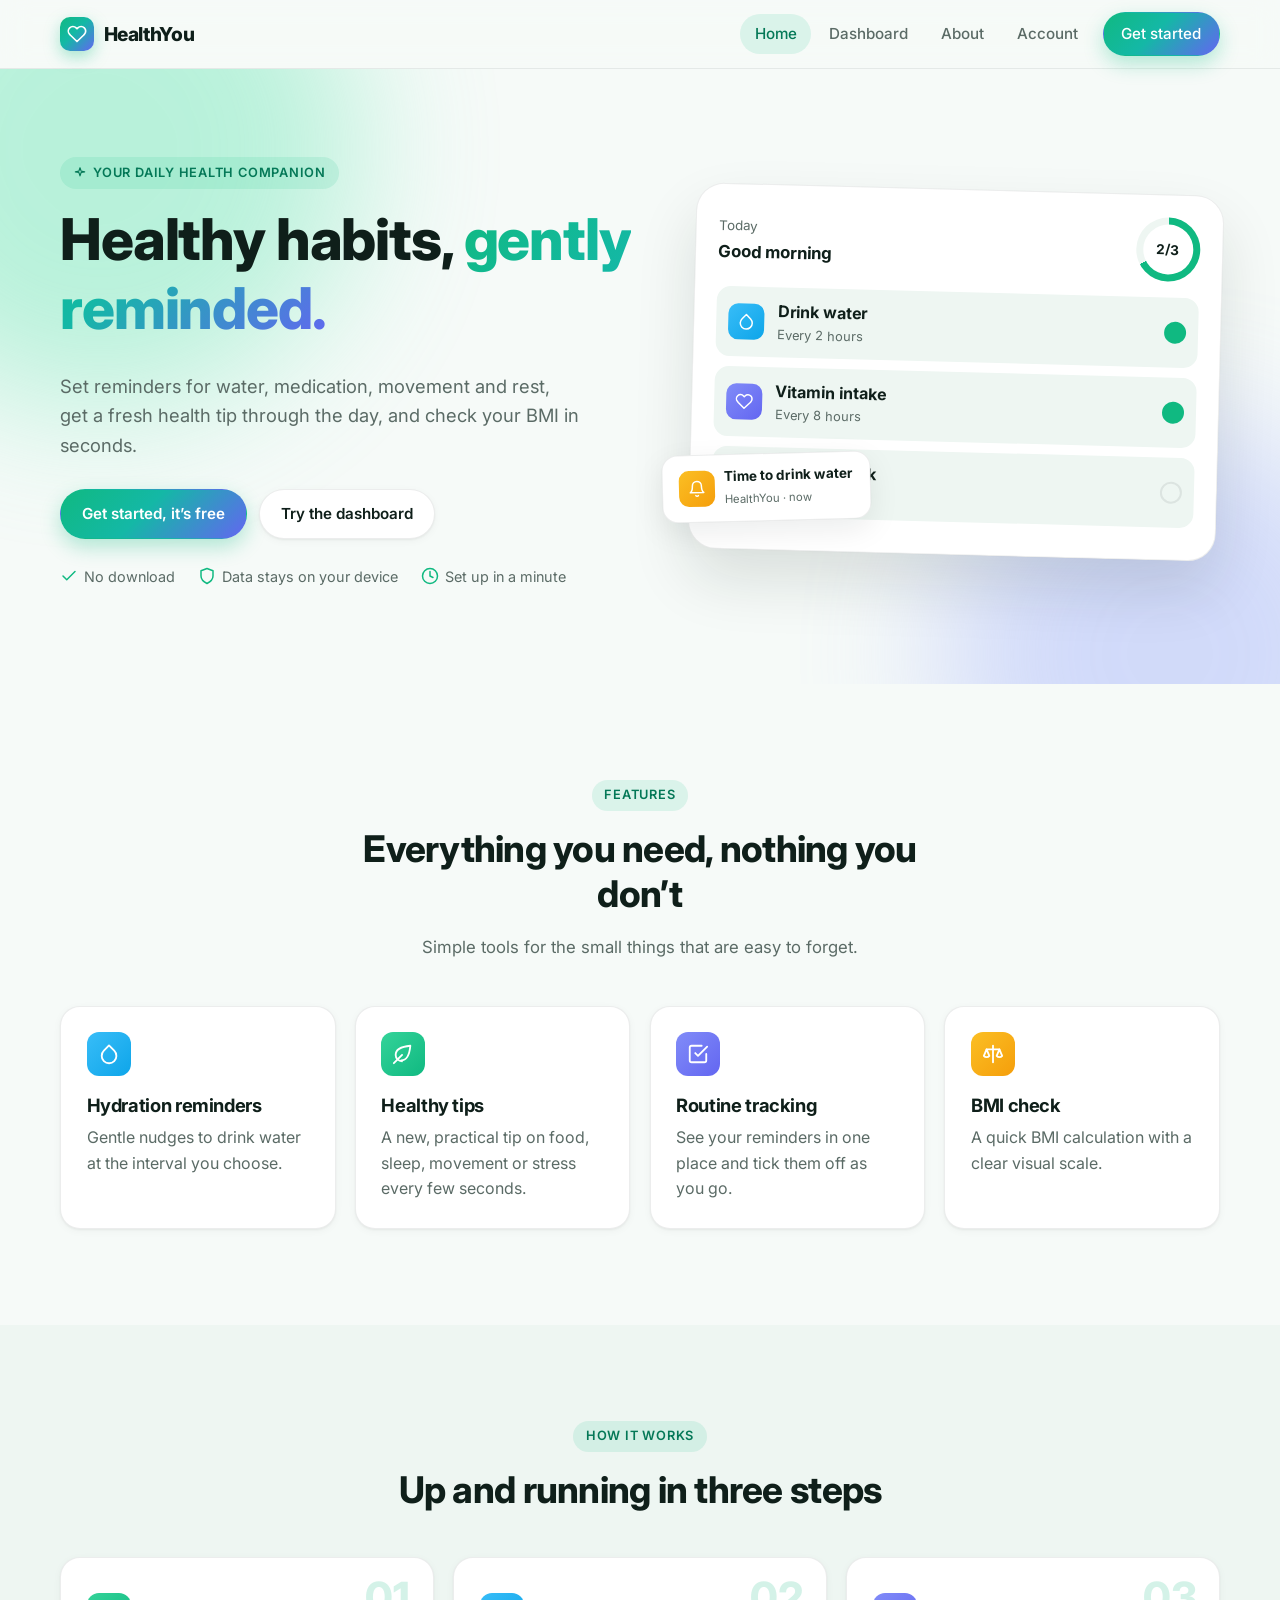
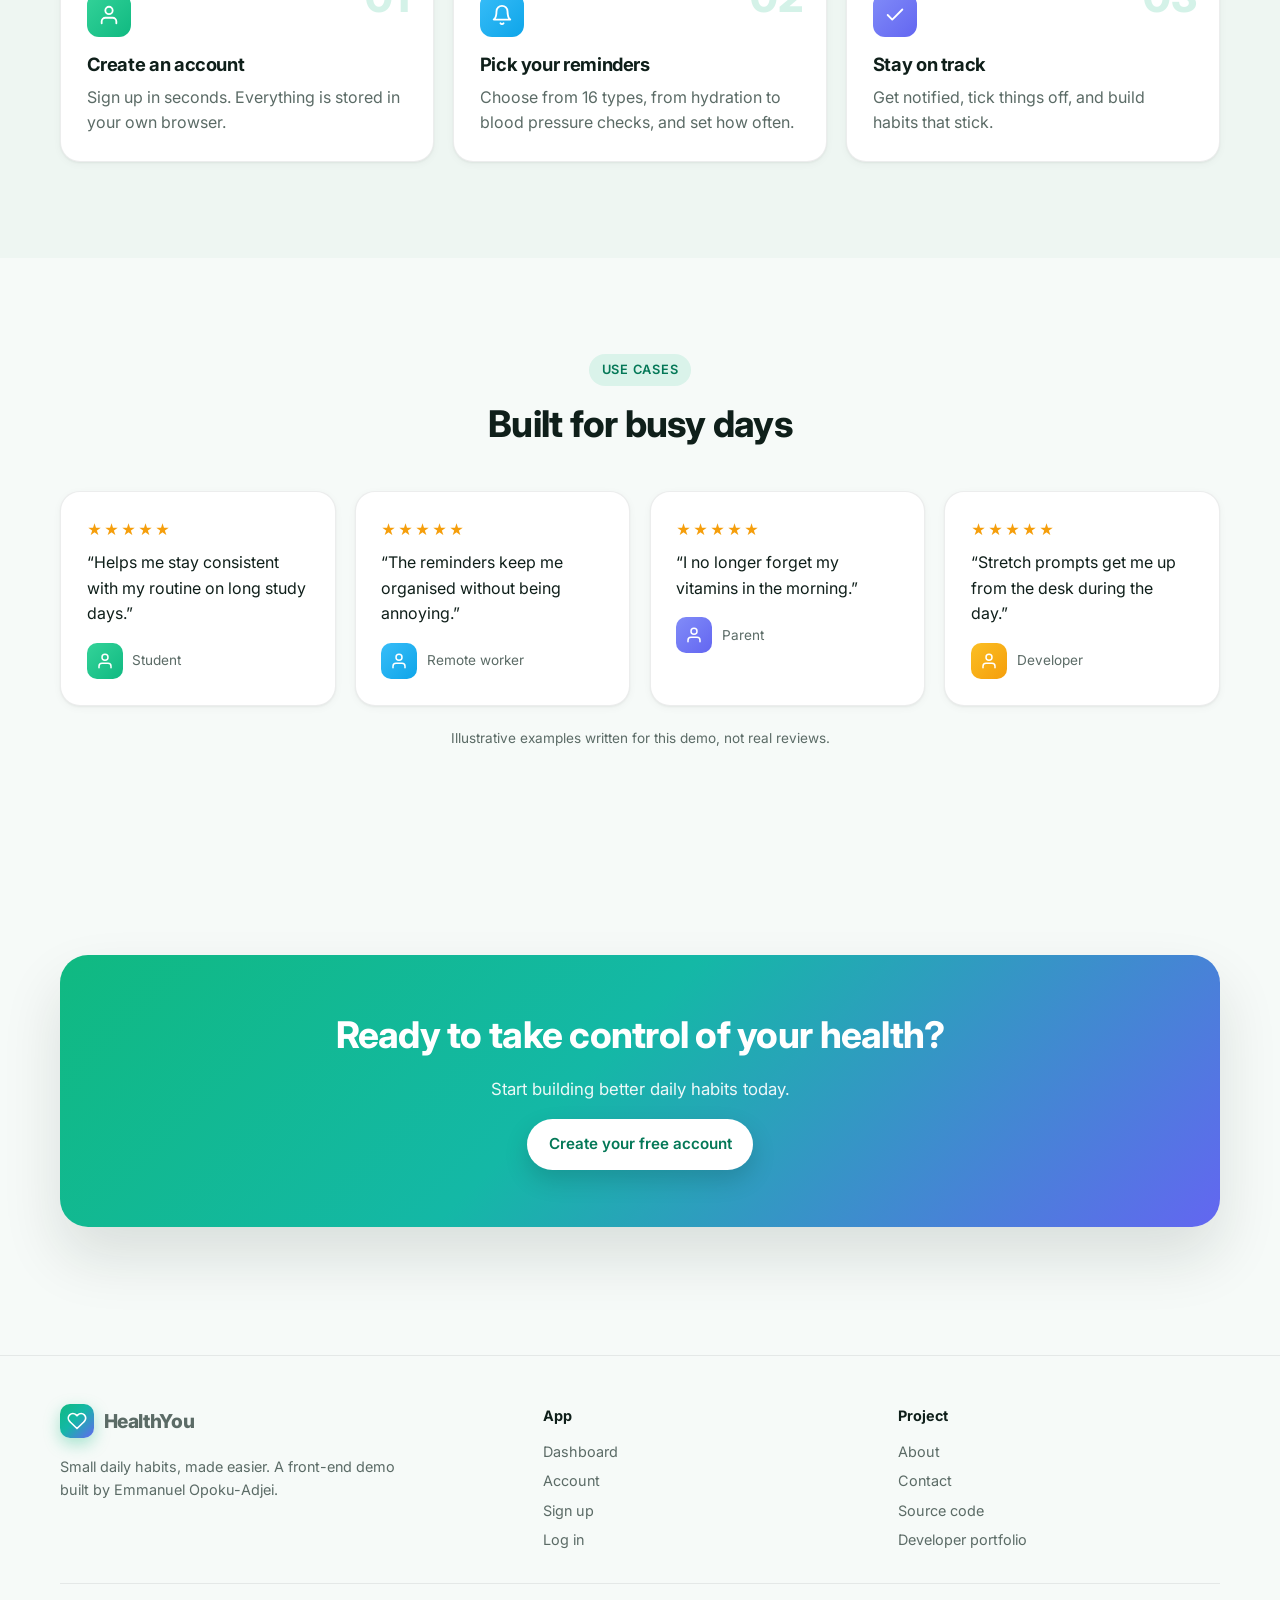
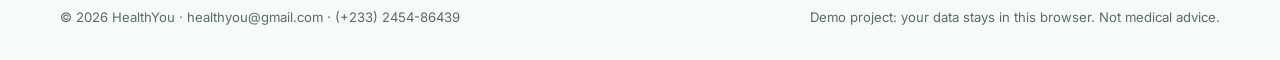
<file: index.html>
<!DOCTYPE html>
<html lang="en">
<head>
    <meta charset="UTF-8">
    <meta name="viewport" content="width=device-width, initial-scale=1.0">
    <title>HealthYou | Your daily health companion</title>
    <meta name="description" content="HealthYou: a front-end demo web app for daily health reminders, health tips and a BMI calculator, built by Emmanuel Opoku-Adjei.">
    <meta name="theme-color" content="#10b981">
    <meta property="og:title" content="HealthYou | Your daily health companion">
    <meta property="og:description" content="HealthYou: a front-end demo web app for daily health reminders, health tips and a BMI calculator, built by Emmanuel Opoku-Adjei.">
    <link rel="icon" href="data:image/svg+xml,%3Csvg xmlns='http://www.w3.org/2000/svg' viewBox='0 0 24 24'%3E%3Crect width='24' height='24' rx='6' fill='%2310b981'/%3E%3Cpath d='M18 8.6a3.4 3.4 0 0 0-4.8 0l-.6.7-.6-.7a3.4 3.4 0 0 0-4.8 4.8l5.4 5.2 5.4-5.2a3.4 3.4 0 0 0 0-4.8z' fill='white'/%3E%3C/svg%3E">
    <link rel="preconnect" href="https://fonts.googleapis.com">
    <link rel="preconnect" href="https://fonts.gstatic.com" crossorigin>
    <link href="https://fonts.googleapis.com/css2?family=Inter:wght@400;500;600;700;800&display=swap" rel="stylesheet">
    <link rel="stylesheet" href="styles/style.css?v=2">
</head><body data-page="index">
    <a class="skip" href="#main">Skip to content</a>
    <header class="site-header">
        <div class="container nav-bar">
            <a class="brand" href="./index.html"><span class="brand-mark"><svg viewBox="0 0 24 24" fill="none" stroke="currentColor" stroke-width="2" stroke-linecap="round" stroke-linejoin="round" aria-hidden="true"><path d="M20.8 4.6a5.5 5.5 0 0 0-7.8 0L12 5.7l-1-1.1a5.5 5.5 0 0 0-7.8 7.8l1 1.1L12 21l7.8-7.5 1-1.1a5.5 5.5 0 0 0 0-7.8z"/></svg></span>HealthYou</a>
            <button class="nav-toggle" aria-label="Open menu" aria-expanded="false"><svg viewBox="0 0 24 24" fill="none" stroke="currentColor" stroke-width="2" stroke-linecap="round" stroke-linejoin="round" aria-hidden="true"><path d="M3 6h18M3 12h18M3 18h18"/></svg></button>
            <ul class="nav-list">
                <li><a href="./index.html" aria-current="page">Home</a></li>
                <li><a href="./features.html">Dashboard</a></li>
                <li><a href="./about.html">About</a></li>
                <li><a href="./account.html">Account</a></li>
                <li><a href="./signup.html" class="btn" data-guest>Get started</a></li>
                <li><a href="./index.html" id="logout" data-member hidden>Log out</a></li>
            </ul>
        </div>
    </header>
    <main id="main">
        <section class="hero">
            <div class="container hero-grid">
                <div>
                    <span class="eyebrow"><svg width="14" height="14" viewBox="0 0 24 24" fill="none" stroke="currentColor" stroke-width="2" stroke-linecap="round" stroke-linejoin="round" aria-hidden="true"><path d="M12 3l1.9 5.8L20 10l-6.1 1.2L12 17l-1.9-5.8L4 10l6.1-1.2z"/></svg> Your daily health companion</span>
                    <h1>Healthy habits, <span class="grad-text">gently reminded.</span></h1>
                    <p class="lead">Set reminders for water, medication, movement and rest, get a fresh health tip through the day, and check your BMI in seconds.</p>
                    <div class="hero-ctas">
                        <a href="./signup.html" class="btn">Get started, it&rsquo;s free</a>
                        <a href="./features.html" class="btn btn-ghost">Try the dashboard</a>
                    </div>
                    <ul class="hero-points">
                        <li><svg viewBox="0 0 24 24" fill="none" stroke="currentColor" stroke-width="2" stroke-linecap="round" stroke-linejoin="round" aria-hidden="true"><path d="M20 6L9 17l-5-5"/></svg> No download</li>
                        <li><svg viewBox="0 0 24 24" fill="none" stroke="currentColor" stroke-width="2" stroke-linecap="round" stroke-linejoin="round" aria-hidden="true"><path d="M12 22s8-4 8-10V5l-8-3-8 3v7c0 6 8 10 8 10z"/></svg> Data stays on your device</li>
                        <li><svg viewBox="0 0 24 24" fill="none" stroke="currentColor" stroke-width="2" stroke-linecap="round" stroke-linejoin="round" aria-hidden="true"><circle cx="12" cy="12" r="10"/><path d="M12 6v6l4 2"/></svg> Set up in a minute</li>
                    </ul>
                </div>
                <div class="mockup" aria-hidden="true">
                    <div class="mockup-head">
                        <div><small class="muted">Today</small><br><strong>Good morning</strong></div>
                        <div class="mockup-ring" style="--p:67"><span>2/3</span></div>
                    </div>
                    <div class="mock-item done"><span class="tile sm blue"><svg viewBox="0 0 24 24" fill="none" stroke="currentColor" stroke-width="2" stroke-linecap="round" stroke-linejoin="round" aria-hidden="true"><path d="M12 2.7l5.7 5.7a8 8 0 1 1-11.3 0z"/></svg></span><div><strong>Drink water</strong><small>Every 2 hours</small></div><span class="tick"></span></div>
                    <div class="mock-item done"><span class="tile sm indigo"><svg viewBox="0 0 24 24" fill="none" stroke="currentColor" stroke-width="2" stroke-linecap="round" stroke-linejoin="round" aria-hidden="true"><path d="M20.8 4.6a5.5 5.5 0 0 0-7.8 0L12 5.7l-1-1.1a5.5 5.5 0 0 0-7.8 7.8l1 1.1L12 21l7.8-7.5 1-1.1a5.5 5.5 0 0 0 0-7.8z"/></svg></span><div><strong>Vitamin intake</strong><small>Every 8 hours</small></div><span class="tick"></span></div>
                    <div class="mock-item"><span class="tile sm green"><svg viewBox="0 0 24 24" fill="none" stroke="currentColor" stroke-width="2" stroke-linecap="round" stroke-linejoin="round" aria-hidden="true"><circle cx="13" cy="4" r="2"/><path d="M4 22l4-7 3 2 3-5 4 3"/><path d="M8 11l2-4 4 1 2 4"/></svg></span><div><strong>Stretch break</strong><small>Every 4 hours</small></div><span class="tick"></span></div>
                    <div class="floating-chip"><span class="tile sm amber"><svg viewBox="0 0 24 24" fill="none" stroke="currentColor" stroke-width="2" stroke-linecap="round" stroke-linejoin="round" aria-hidden="true"><path d="M18 8a6 6 0 0 0-12 0c0 7-3 9-3 9h18s-3-2-3-9"/><path d="M13.7 21a2 2 0 0 1-3.4 0"/></svg></span><div><strong>Time to drink water</strong><br><small class="muted">HealthYou &middot; now</small></div></div>
                </div>
            </div>
        </section>

        <section id="features">
            <div class="container">
                <div class="section-head reveal">
                    <span class="eyebrow">Features</span>
                    <h2>Everything you need, nothing you don&rsquo;t</h2>
                    <p>Simple tools for the small things that are easy to forget.</p>
                </div>
                <div class="grid-4">
                    <article class="card feature-card reveal"><span class="tile blue"><svg viewBox="0 0 24 24" fill="none" stroke="currentColor" stroke-width="2" stroke-linecap="round" stroke-linejoin="round" aria-hidden="true"><path d="M12 2.7l5.7 5.7a8 8 0 1 1-11.3 0z"/></svg></span><h3>Hydration reminders</h3><p>Gentle nudges to drink water at the interval you choose.</p></article>
                    <article class="card feature-card reveal"><span class="tile green"><svg viewBox="0 0 24 24" fill="none" stroke="currentColor" stroke-width="2" stroke-linecap="round" stroke-linejoin="round" aria-hidden="true"><path d="M11 20A7 7 0 0 1 4 13c0-6 5-9 16-10-1 11-4 16-10 16"/><path d="M2 22c3-3 6-6 9-9"/></svg></span><h3>Healthy tips</h3><p>A new, practical tip on food, sleep, movement or stress every few seconds.</p></article>
                    <article class="card feature-card reveal"><span class="tile indigo"><svg viewBox="0 0 24 24" fill="none" stroke="currentColor" stroke-width="2" stroke-linecap="round" stroke-linejoin="round" aria-hidden="true"><path d="M9 11l3 3L22 4"/><path d="M21 12v7a2 2 0 0 1-2 2H5a2 2 0 0 1-2-2V5a2 2 0 0 1 2-2h11"/></svg></span><h3>Routine tracking</h3><p>See your reminders in one place and tick them off as you go.</p></article>
                    <article class="card feature-card reveal"><span class="tile amber"><svg viewBox="0 0 24 24" fill="none" stroke="currentColor" stroke-width="2" stroke-linecap="round" stroke-linejoin="round" aria-hidden="true"><path d="M12 3v18"/><path d="M5 7h14"/><path d="M5 7l-3 7a4 4 0 0 0 6 0z"/><path d="M19 7l-3 7a4 4 0 0 0 6 0z"/></svg></span><h3>BMI check</h3><p>A quick BMI calculation with a clear visual scale.</p></article>
                </div>
            </div>
        </section>

        <section id="how-it-works" style="background:var(--surface-2)">
            <div class="container">
                <div class="section-head reveal">
                    <span class="eyebrow">How it works</span>
                    <h2>Up and running in three steps</h2>
                </div>
                <div class="grid-3 steps">
                    <article class="card step reveal"><span class="tile green"><svg viewBox="0 0 24 24" fill="none" stroke="currentColor" stroke-width="2" stroke-linecap="round" stroke-linejoin="round" aria-hidden="true"><path d="M20 21v-2a4 4 0 0 0-4-4H8a4 4 0 0 0-4 4v2"/><circle cx="12" cy="7" r="4"/></svg></span><h3 style="margin-top:1rem">Create an account</h3><p>Sign up in seconds. Everything is stored in your own browser.</p></article>
                    <article class="card step reveal"><span class="tile blue"><svg viewBox="0 0 24 24" fill="none" stroke="currentColor" stroke-width="2" stroke-linecap="round" stroke-linejoin="round" aria-hidden="true"><path d="M18 8a6 6 0 0 0-12 0c0 7-3 9-3 9h18s-3-2-3-9"/><path d="M13.7 21a2 2 0 0 1-3.4 0"/></svg></span><h3 style="margin-top:1rem">Pick your reminders</h3><p>Choose from 16 types, from hydration to blood pressure checks, and set how often.</p></article>
                    <article class="card step reveal"><span class="tile indigo"><svg viewBox="0 0 24 24" fill="none" stroke="currentColor" stroke-width="2" stroke-linecap="round" stroke-linejoin="round" aria-hidden="true"><path d="M20 6L9 17l-5-5"/></svg></span><h3 style="margin-top:1rem">Stay on track</h3><p>Get notified, tick things off, and build habits that stick.</p></article>
                </div>
            </div>
        </section>

        <section id="testimonials">
            <div class="container">
                <div class="section-head reveal">
                    <span class="eyebrow">Use cases</span>
                    <h2>Built for busy days</h2>
                </div>
                <div class="grid-4">
                    <blockquote class="card quote reveal" style="margin:0"><div class="stars">&#9733;&#9733;&#9733;&#9733;&#9733;</div><p>&ldquo;Helps me stay consistent with my routine on long study days.&rdquo;</p><footer><span class="tile sm green"><svg viewBox="0 0 24 24" fill="none" stroke="currentColor" stroke-width="2" stroke-linecap="round" stroke-linejoin="round" aria-hidden="true"><path d="M20 21v-2a4 4 0 0 0-4-4H8a4 4 0 0 0-4 4v2"/><circle cx="12" cy="7" r="4"/></svg></span>Student</footer></blockquote>
                    <blockquote class="card quote reveal" style="margin:0"><div class="stars">&#9733;&#9733;&#9733;&#9733;&#9733;</div><p>&ldquo;The reminders keep me organised without being annoying.&rdquo;</p><footer><span class="tile sm blue"><svg viewBox="0 0 24 24" fill="none" stroke="currentColor" stroke-width="2" stroke-linecap="round" stroke-linejoin="round" aria-hidden="true"><path d="M20 21v-2a4 4 0 0 0-4-4H8a4 4 0 0 0-4 4v2"/><circle cx="12" cy="7" r="4"/></svg></span>Remote worker</footer></blockquote>
                    <blockquote class="card quote reveal" style="margin:0"><div class="stars">&#9733;&#9733;&#9733;&#9733;&#9733;</div><p>&ldquo;I no longer forget my vitamins in the morning.&rdquo;</p><footer><span class="tile sm indigo"><svg viewBox="0 0 24 24" fill="none" stroke="currentColor" stroke-width="2" stroke-linecap="round" stroke-linejoin="round" aria-hidden="true"><path d="M20 21v-2a4 4 0 0 0-4-4H8a4 4 0 0 0-4 4v2"/><circle cx="12" cy="7" r="4"/></svg></span>Parent</footer></blockquote>
                    <blockquote class="card quote reveal" style="margin:0"><div class="stars">&#9733;&#9733;&#9733;&#9733;&#9733;</div><p>&ldquo;Stretch prompts get me up from the desk during the day.&rdquo;</p><footer><span class="tile sm amber"><svg viewBox="0 0 24 24" fill="none" stroke="currentColor" stroke-width="2" stroke-linecap="round" stroke-linejoin="round" aria-hidden="true"><path d="M20 21v-2a4 4 0 0 0-4-4H8a4 4 0 0 0-4 4v2"/><circle cx="12" cy="7" r="4"/></svg></span>Developer</footer></blockquote>
                </div>
                <p class="note">Illustrative examples written for this demo, not real reviews.</p>
            </div>
        </section>

        <section>
            <div class="container">
                <div class="cta-band reveal">
                    <h2>Ready to take control of your health?</h2>
                    <p>Start building better daily habits today.</p>
                    <a href="./signup.html" class="btn">Create your free account</a>
                </div>
            </div>
        </section>
    </main>
    <footer class="site-footer">
        <div class="container">
            <div class="footer-grid">
                <div>
                    <a class="brand" href="./index.html"><span class="brand-mark"><svg viewBox="0 0 24 24" fill="none" stroke="currentColor" stroke-width="2" stroke-linecap="round" stroke-linejoin="round" aria-hidden="true"><path d="M20.8 4.6a5.5 5.5 0 0 0-7.8 0L12 5.7l-1-1.1a5.5 5.5 0 0 0-7.8 7.8l1 1.1L12 21l7.8-7.5 1-1.1a5.5 5.5 0 0 0 0-7.8z"/></svg></span>HealthYou</a>
                    <p style="margin-top:1rem;max-width:340px">Small daily habits, made easier. A front-end demo built by Emmanuel Opoku-Adjei.</p>
                </div>
                <div>
                    <h4>App</h4>
                    <ul>
                        <li><a href="./features.html">Dashboard</a></li>
                        <li><a href="./account.html">Account</a></li>
                        <li><a href="./signup.html">Sign up</a></li>
                        <li><a href="./login.html">Log in</a></li>
                    </ul>
                </div>
                <div>
                    <h4>Project</h4>
                    <ul>
                        <li><a href="./about.html">About</a></li>
                        <li><a href="./about.html#contact">Contact</a></li>
                        <li><a href="https://github.com/Chiefopoku/healthyou-front-end" target="_blank" rel="noopener noreferrer">Source code</a></li>
                        <li><a href="https://chiefopoku.github.io/portfolio/" target="_blank" rel="noopener noreferrer">Developer portfolio</a></li>
                    </ul>
                </div>
            </div>
            <div class="footer-bottom">
                <span>&copy; 2026 HealthYou &middot; healthyou@gmail.com &middot; (+233) 2454-86439</span>
                <span>Demo project: your data stays in this browser. Not medical advice.</span>
            </div>
        </div>
    </footer>
    <script src="scripts/script.js?v=2"></script>
</body>
</html>
</file>
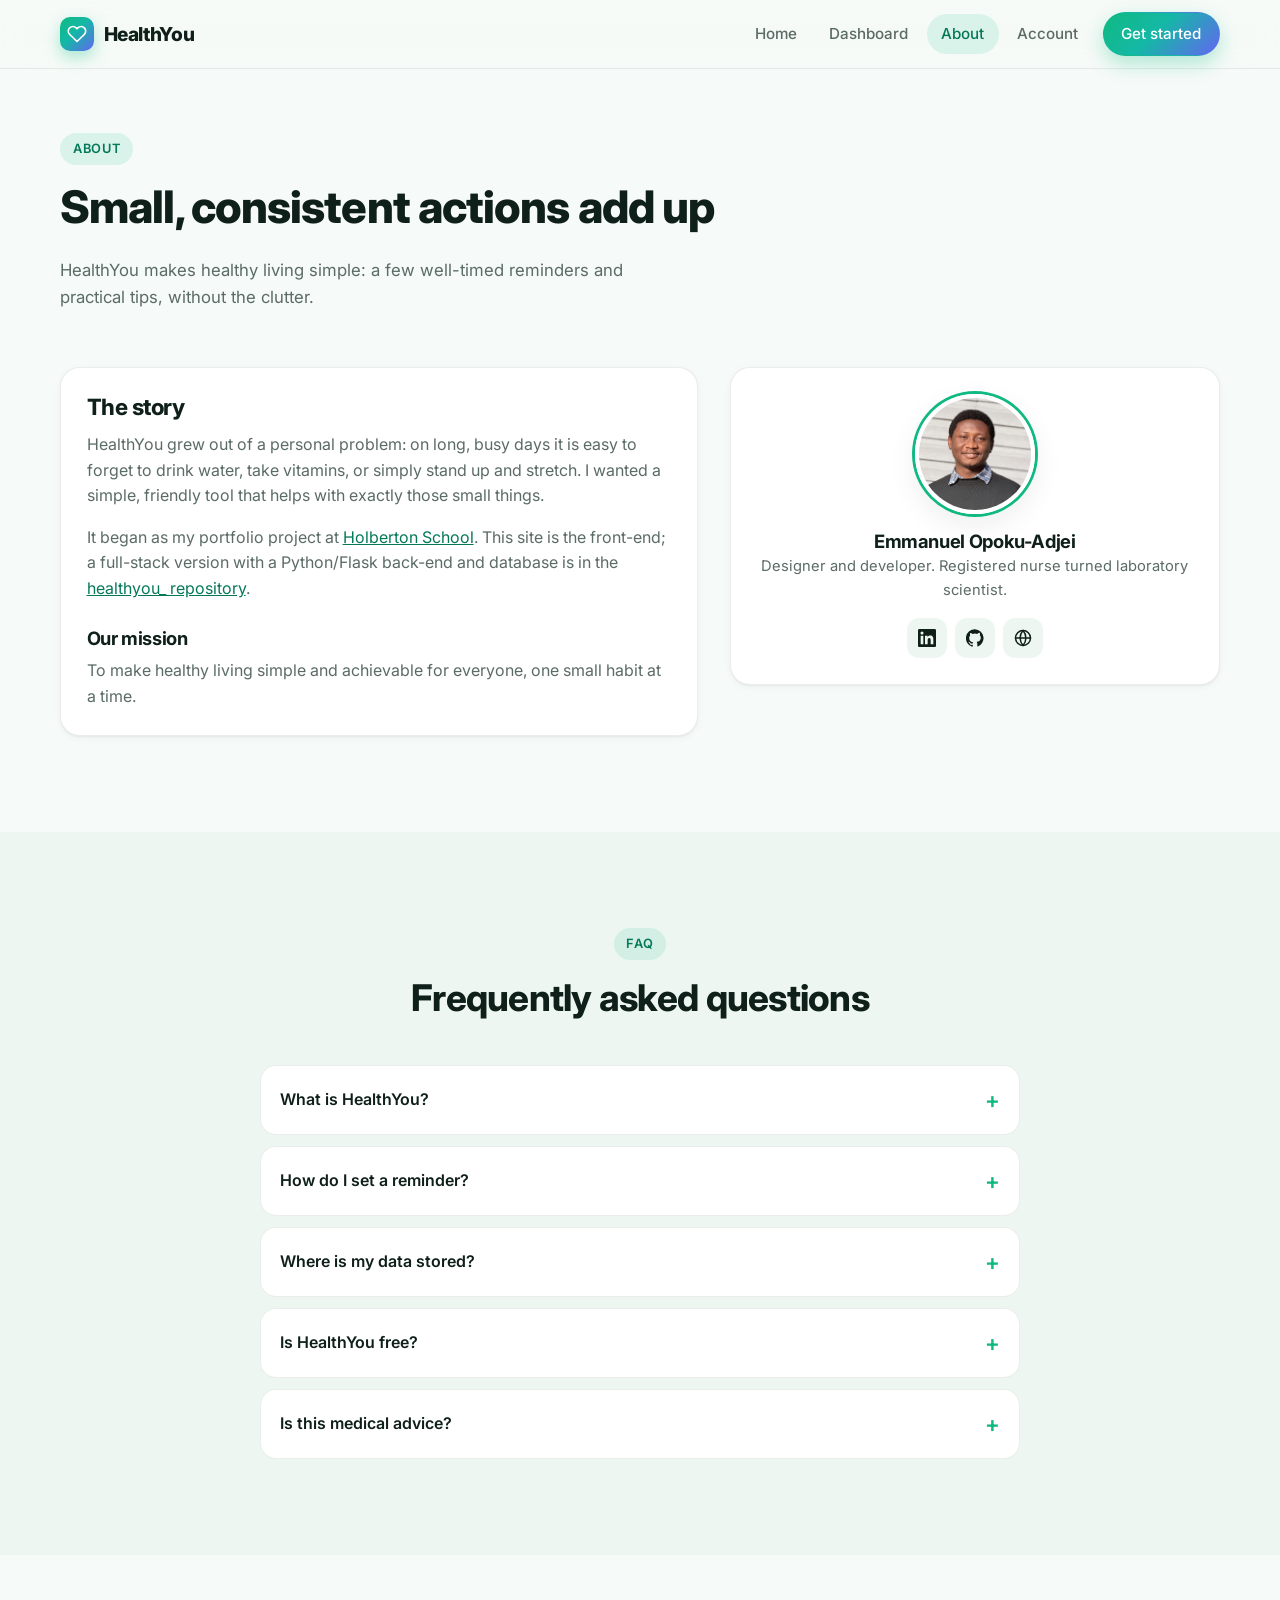
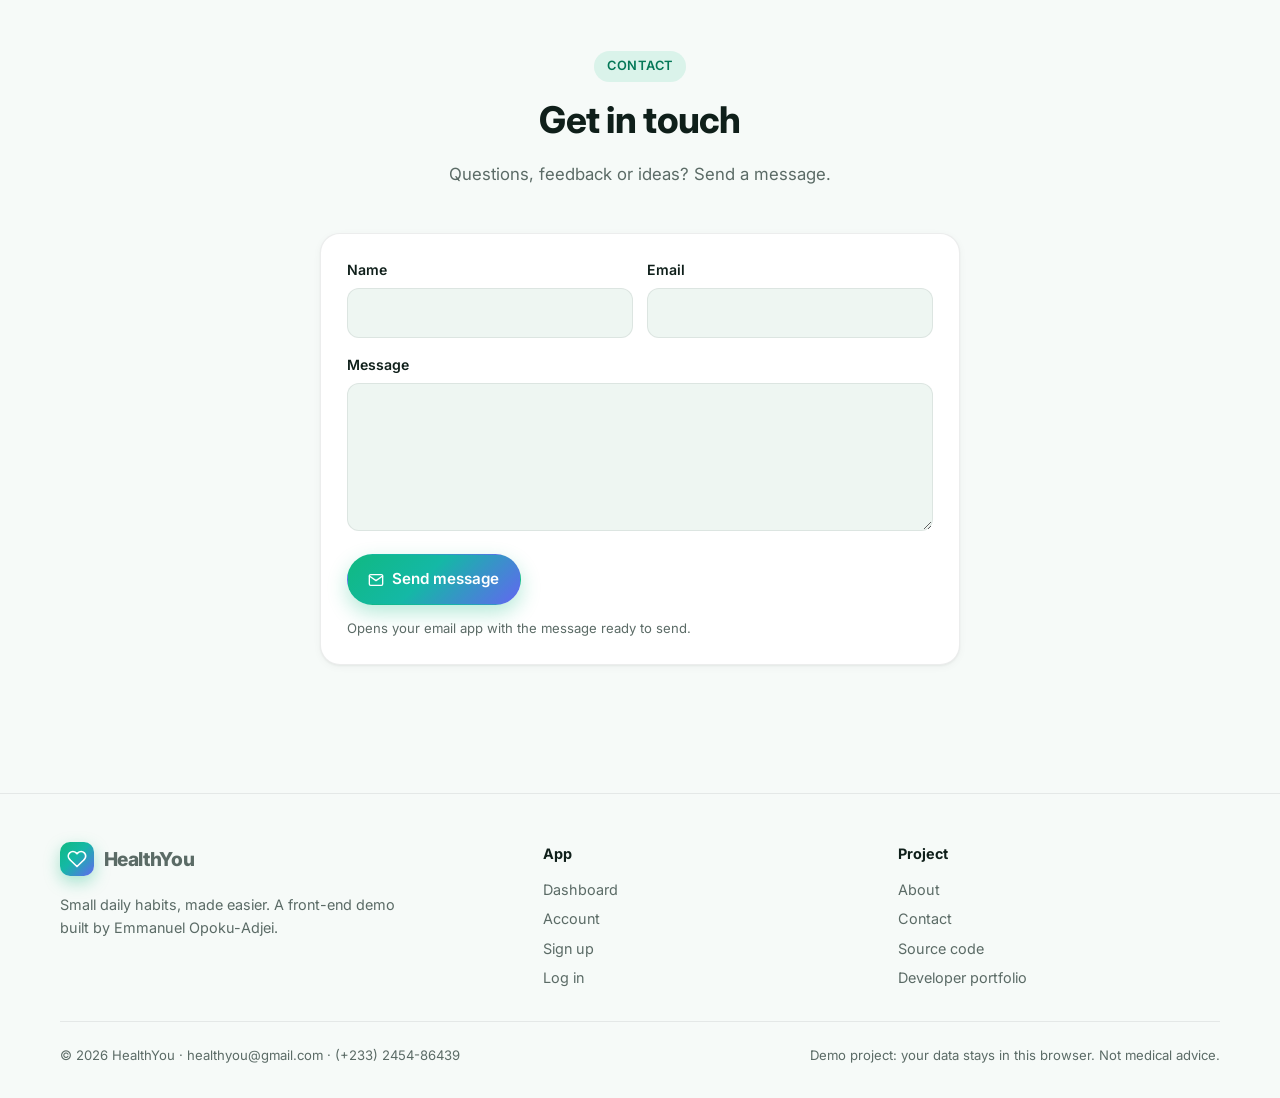
<file: about.html>
<!DOCTYPE html>
<html lang="en">
<head>
    <meta charset="UTF-8">
    <meta name="viewport" content="width=device-width, initial-scale=1.0">
    <title>About | HealthYou</title>
    <meta name="description" content="HealthYou: a front-end demo web app for daily health reminders, health tips and a BMI calculator, built by Emmanuel Opoku-Adjei.">
    <meta name="theme-color" content="#10b981">
    <meta property="og:title" content="About | HealthYou">
    <meta property="og:description" content="HealthYou: a front-end demo web app for daily health reminders, health tips and a BMI calculator, built by Emmanuel Opoku-Adjei.">
    <link rel="icon" href="data:image/svg+xml,%3Csvg xmlns='http://www.w3.org/2000/svg' viewBox='0 0 24 24'%3E%3Crect width='24' height='24' rx='6' fill='%2310b981'/%3E%3Cpath d='M18 8.6a3.4 3.4 0 0 0-4.8 0l-.6.7-.6-.7a3.4 3.4 0 0 0-4.8 4.8l5.4 5.2 5.4-5.2a3.4 3.4 0 0 0 0-4.8z' fill='white'/%3E%3C/svg%3E">
    <link rel="preconnect" href="https://fonts.googleapis.com">
    <link rel="preconnect" href="https://fonts.gstatic.com" crossorigin>
    <link href="https://fonts.googleapis.com/css2?family=Inter:wght@400;500;600;700;800&display=swap" rel="stylesheet">
    <link rel="stylesheet" href="styles/style.css?v=2">
</head><body data-page="about">
    <a class="skip" href="#main">Skip to content</a>
    <header class="site-header">
        <div class="container nav-bar">
            <a class="brand" href="./index.html"><span class="brand-mark"><svg viewBox="0 0 24 24" fill="none" stroke="currentColor" stroke-width="2" stroke-linecap="round" stroke-linejoin="round" aria-hidden="true"><path d="M20.8 4.6a5.5 5.5 0 0 0-7.8 0L12 5.7l-1-1.1a5.5 5.5 0 0 0-7.8 7.8l1 1.1L12 21l7.8-7.5 1-1.1a5.5 5.5 0 0 0 0-7.8z"/></svg></span>HealthYou</a>
            <button class="nav-toggle" aria-label="Open menu" aria-expanded="false"><svg viewBox="0 0 24 24" fill="none" stroke="currentColor" stroke-width="2" stroke-linecap="round" stroke-linejoin="round" aria-hidden="true"><path d="M3 6h18M3 12h18M3 18h18"/></svg></button>
            <ul class="nav-list">
                <li><a href="./index.html">Home</a></li>
                <li><a href="./features.html">Dashboard</a></li>
                <li><a href="./about.html" aria-current="page">About</a></li>
                <li><a href="./account.html">Account</a></li>
                <li><a href="./signup.html" class="btn" data-guest>Get started</a></li>
                <li><a href="./index.html" id="logout" data-member hidden>Log out</a></li>
            </ul>
        </div>
    </header>
    <main id="main">
        <div class="container page-head">
            <span class="eyebrow">About</span>
            <h1 style="font-size:clamp(1.9rem,4vw,2.8rem)">Small, consistent actions add up</h1>
            <p>HealthYou makes healthy living simple: a few well-timed reminders and practical tips, without the clutter.</p>
        </div>
        <section style="padding-top:1rem">
            <div class="container about-grid">
                <article class="card reveal">
                    <h2 style="font-size:1.4rem">The story</h2>
                    <p class="muted">HealthYou grew out of a personal problem: on long, busy days it is easy to forget to drink water, take vitamins, or simply stand up and stretch. I wanted a simple, friendly tool that helps with exactly those small things.</p>
                    <p class="muted">It began as my portfolio project at <a href="https://www.holbertonschool.com" target="_blank" rel="noopener noreferrer">Holberton School</a>. This site is the front-end; a full-stack version with a Python/Flask back-end and database is in the <a href="https://github.com/Chiefopoku/healthyou_" target="_blank" rel="noopener noreferrer">healthyou_ repository</a>.</p>
                    <h3 style="margin-top:1.6rem">Our mission</h3>
                    <p class="muted" style="margin:0">To make healthy living simple and achievable for everyone, one small habit at a time.</p>
                </article>
                <article class="card team-card reveal">
                    <img src="./Assets/images/emmanuel.jpg" alt="Emmanuel Opoku-Adjei" width="120" height="120">
                    <h3 style="margin-bottom:.2rem">Emmanuel Opoku-Adjei</h3>
                    <p>Designer and developer. Registered nurse turned laboratory scientist.</p>
                    <ul class="socials">
                        <li><a href="https://www.linkedin.com/in/emmanuelopokuadjei/" target="_blank" rel="noopener noreferrer" aria-label="LinkedIn"><svg viewBox="0 0 24 24" fill="currentColor" aria-hidden="true"><path d="M20.45 20.45h-3.56v-5.57c0-1.33-.02-3.04-1.85-3.04-1.85 0-2.14 1.45-2.14 2.94v5.67H9.35V9h3.41v1.56h.05c.48-.9 1.64-1.85 3.37-1.85 3.6 0 4.27 2.37 4.27 5.46v6.28zM5.34 7.43a2.06 2.06 0 1 1 0-4.13 2.06 2.06 0 0 1 0 4.13zM7.12 20.45H3.56V9h3.56v11.45zM22.22 0H1.77C.79 0 0 .77 0 1.73v20.54C0 23.23.79 24 1.77 24h20.45c.98 0 1.78-.77 1.78-1.73V1.73C24 .77 23.2 0 22.22 0z"/></svg></a></li>
                        <li><a href="https://github.com/Chiefopoku" target="_blank" rel="noopener noreferrer" aria-label="GitHub"><svg viewBox="0 0 24 24" fill="currentColor" aria-hidden="true"><path d="M12 .3a12 12 0 0 0-3.8 23.4c.6.1.8-.3.8-.6v-2c-3.3.7-4-1.6-4-1.6-.6-1.4-1.4-1.8-1.4-1.8-1-.7.1-.7.1-.7 1.2 0 1.9 1.2 1.9 1.2 1 1.8 2.8 1.3 3.5 1 0-.8.4-1.3.7-1.6-2.7-.3-5.5-1.3-5.5-6 0-1.2.5-2.3 1.3-3.1-.2-.4-.6-1.6 0-3.2 0 0 1-.3 3.4 1.2a11.5 11.5 0 0 1 6 0C17.3 4.6 18.3 5 18.3 5c.7 1.6.2 2.8.1 3.2.8.8 1.3 1.9 1.3 3.2 0 4.6-2.8 5.6-5.5 5.9.5.4.9 1.1.9 2.2v3.3c0 .3.1.7.8.6A12 12 0 0 0 12 .3"/></svg></a></li>
                        <li><a href="https://chiefopoku.github.io/portfolio/" target="_blank" rel="noopener noreferrer" aria-label="Portfolio"><svg viewBox="0 0 24 24" fill="none" stroke="currentColor" stroke-width="2" stroke-linecap="round" stroke-linejoin="round" aria-hidden="true"><circle cx="12" cy="12" r="10"/><path d="M2 12h20"/><path d="M12 2a15 15 0 0 1 0 20a15 15 0 0 1 0-20"/></svg></a></li>
                    </ul>
                </article>
            </div>
        </section>

        <section style="background:var(--surface-2)">
            <div class="container">
                <div class="section-head reveal"><span class="eyebrow">FAQ</span><h2>Frequently asked questions</h2></div>
                <div class="faq">
                    <details class="reveal"><summary>What is HealthYou?</summary><p>A web app that helps you keep up daily health routines with reminders, tips and a BMI calculator.</p></details>
                    <details class="reveal"><summary>How do I set a reminder?</summary><p>Open the Dashboard, choose a reminder type and how often, then select &ldquo;Add reminder&rdquo;. Allow notifications when your browser asks.</p></details>
                    <details class="reveal"><summary>Where is my data stored?</summary><p>Only in your own browser. Nothing is sent to a server, and you can export or delete it any time from the Account page.</p></details>
                    <details class="reveal"><summary>Is HealthYou free?</summary><p>Yes. It is a free demo project.</p></details>
                    <details class="reveal"><summary>Is this medical advice?</summary><p>No. Tips are general wellness information. Always follow advice from your own clinician.</p></details>
                </div>
            </div>
        </section>

        <section id="contact">
            <div class="container" style="max-width:640px">
                <div class="section-head reveal"><span class="eyebrow">Contact</span><h2>Get in touch</h2><p>Questions, feedback or ideas? Send a message.</p></div>
                <form id="contactForm" class="card reveal" data-to="healthyou@gmail.com">
                    <div class="form-row">
                        <div class="form-group"><label for="contactName">Name</label><input type="text" id="contactName" name="contactName" required></div>
                        <div class="form-group"><label for="contactEmail">Email</label><input type="email" id="contactEmail" name="contactEmail" required></div>
                    </div>
                    <div class="form-group"><label for="contactMessage">Message</label><textarea id="contactMessage" name="contactMessage" rows="5" required></textarea></div>
                    <button type="submit" class="btn"><svg width="16" height="16" viewBox="0 0 24 24" fill="none" stroke="currentColor" stroke-width="2" stroke-linecap="round" stroke-linejoin="round" aria-hidden="true"><path d="M4 4h16a2 2 0 0 1 2 2v12a2 2 0 0 1-2 2H4a2 2 0 0 1-2-2V6a2 2 0 0 1 2-2z"/><path d="M22 6l-10 7L2 6"/></svg> Send message</button>
                    <p class="demo-note">Opens your email app with the message ready to send.</p>
                </form>
            </div>
        </section>
    </main>
    <footer class="site-footer">
        <div class="container">
            <div class="footer-grid">
                <div>
                    <a class="brand" href="./index.html"><span class="brand-mark"><svg viewBox="0 0 24 24" fill="none" stroke="currentColor" stroke-width="2" stroke-linecap="round" stroke-linejoin="round" aria-hidden="true"><path d="M20.8 4.6a5.5 5.5 0 0 0-7.8 0L12 5.7l-1-1.1a5.5 5.5 0 0 0-7.8 7.8l1 1.1L12 21l7.8-7.5 1-1.1a5.5 5.5 0 0 0 0-7.8z"/></svg></span>HealthYou</a>
                    <p style="margin-top:1rem;max-width:340px">Small daily habits, made easier. A front-end demo built by Emmanuel Opoku-Adjei.</p>
                </div>
                <div>
                    <h4>App</h4>
                    <ul>
                        <li><a href="./features.html">Dashboard</a></li>
                        <li><a href="./account.html">Account</a></li>
                        <li><a href="./signup.html">Sign up</a></li>
                        <li><a href="./login.html">Log in</a></li>
                    </ul>
                </div>
                <div>
                    <h4>Project</h4>
                    <ul>
                        <li><a href="./about.html">About</a></li>
                        <li><a href="./about.html#contact">Contact</a></li>
                        <li><a href="https://github.com/Chiefopoku/healthyou-front-end" target="_blank" rel="noopener noreferrer">Source code</a></li>
                        <li><a href="https://chiefopoku.github.io/portfolio/" target="_blank" rel="noopener noreferrer">Developer portfolio</a></li>
                    </ul>
                </div>
            </div>
            <div class="footer-bottom">
                <span>&copy; 2026 HealthYou &middot; healthyou@gmail.com &middot; (+233) 2454-86439</span>
                <span>Demo project: your data stays in this browser. Not medical advice.</span>
            </div>
        </div>
    </footer>
    <script src="scripts/script.js?v=2"></script>
</body>
</html>
</file>
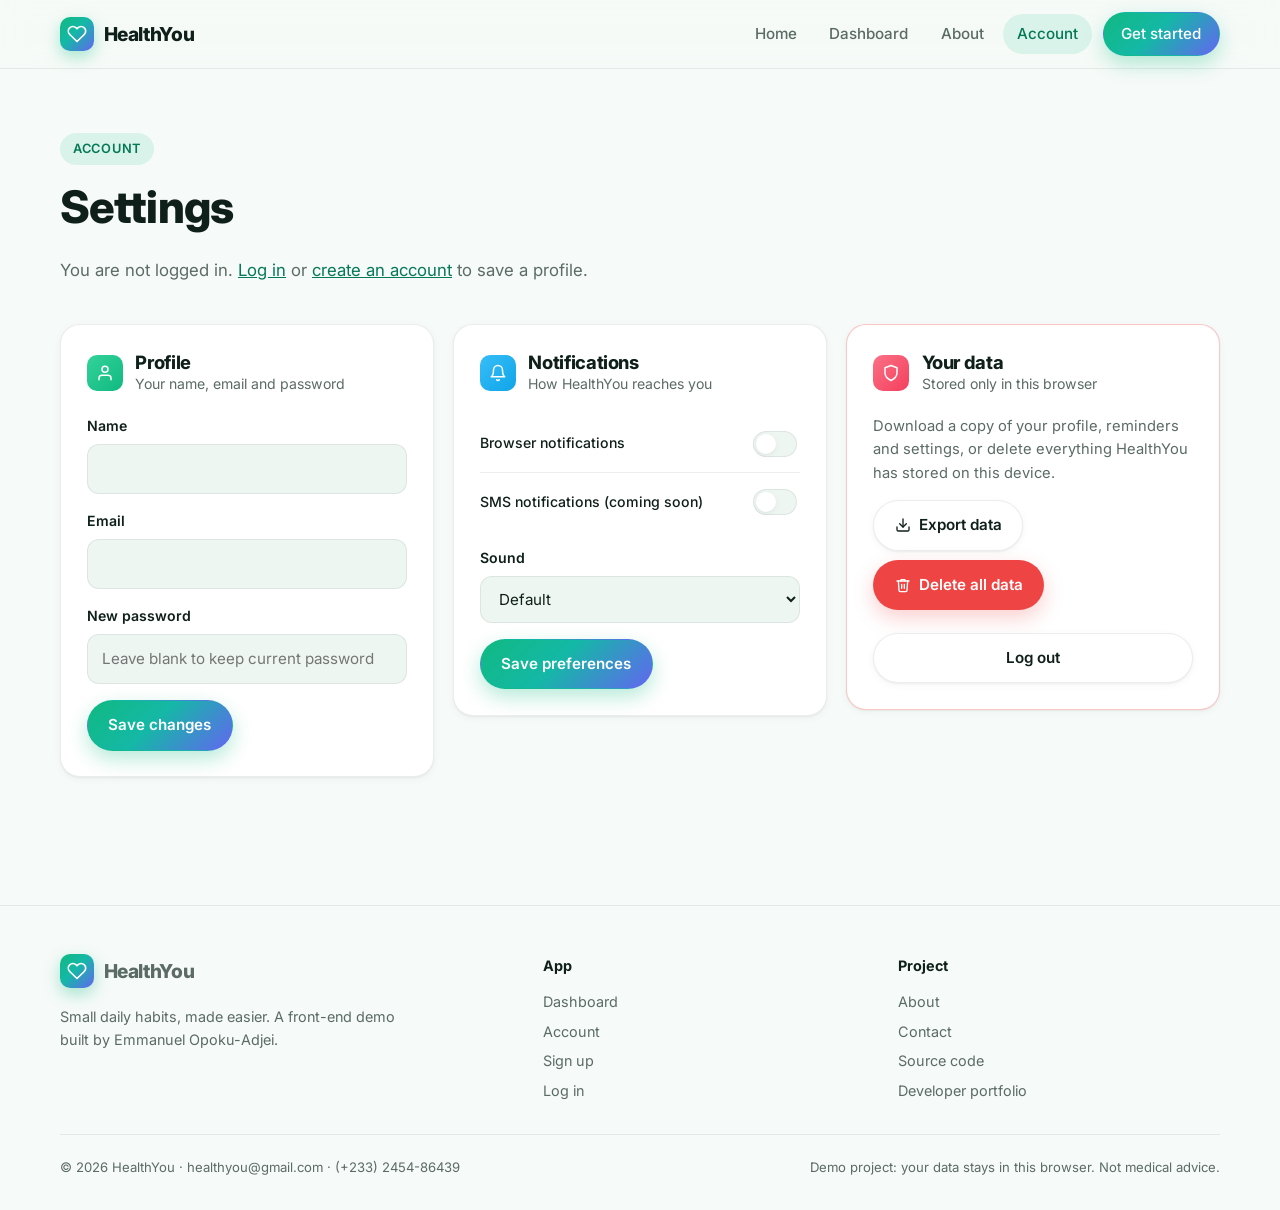
<file: account.html>
<!DOCTYPE html>
<html lang="en">
<head>
    <meta charset="UTF-8">
    <meta name="viewport" content="width=device-width, initial-scale=1.0">
    <title>Account | HealthYou</title>
    <meta name="description" content="HealthYou: a front-end demo web app for daily health reminders, health tips and a BMI calculator, built by Emmanuel Opoku-Adjei.">
    <meta name="theme-color" content="#10b981">
    <meta property="og:title" content="Account | HealthYou">
    <meta property="og:description" content="HealthYou: a front-end demo web app for daily health reminders, health tips and a BMI calculator, built by Emmanuel Opoku-Adjei.">
    <link rel="icon" href="data:image/svg+xml,%3Csvg xmlns='http://www.w3.org/2000/svg' viewBox='0 0 24 24'%3E%3Crect width='24' height='24' rx='6' fill='%2310b981'/%3E%3Cpath d='M18 8.6a3.4 3.4 0 0 0-4.8 0l-.6.7-.6-.7a3.4 3.4 0 0 0-4.8 4.8l5.4 5.2 5.4-5.2a3.4 3.4 0 0 0 0-4.8z' fill='white'/%3E%3C/svg%3E">
    <link rel="preconnect" href="https://fonts.googleapis.com">
    <link rel="preconnect" href="https://fonts.gstatic.com" crossorigin>
    <link href="https://fonts.googleapis.com/css2?family=Inter:wght@400;500;600;700;800&display=swap" rel="stylesheet">
    <link rel="stylesheet" href="styles/style.css?v=2">
</head><body data-page="account">
    <a class="skip" href="#main">Skip to content</a>
    <header class="site-header">
        <div class="container nav-bar">
            <a class="brand" href="./index.html"><span class="brand-mark"><svg viewBox="0 0 24 24" fill="none" stroke="currentColor" stroke-width="2" stroke-linecap="round" stroke-linejoin="round" aria-hidden="true"><path d="M20.8 4.6a5.5 5.5 0 0 0-7.8 0L12 5.7l-1-1.1a5.5 5.5 0 0 0-7.8 7.8l1 1.1L12 21l7.8-7.5 1-1.1a5.5 5.5 0 0 0 0-7.8z"/></svg></span>HealthYou</a>
            <button class="nav-toggle" aria-label="Open menu" aria-expanded="false"><svg viewBox="0 0 24 24" fill="none" stroke="currentColor" stroke-width="2" stroke-linecap="round" stroke-linejoin="round" aria-hidden="true"><path d="M3 6h18M3 12h18M3 18h18"/></svg></button>
            <ul class="nav-list">
                <li><a href="./index.html">Home</a></li>
                <li><a href="./features.html">Dashboard</a></li>
                <li><a href="./about.html">About</a></li>
                <li><a href="./account.html" aria-current="page">Account</a></li>
                <li><a href="./signup.html" class="btn" data-guest>Get started</a></li>
                <li><a href="./index.html" id="logout" data-member hidden>Log out</a></li>
            </ul>
        </div>
    </header>
    <main id="main">
        <div class="container page-head">
            <span class="eyebrow">Account</span>
            <h1 style="font-size:clamp(1.9rem,4vw,2.8rem)">Settings</h1>
            <p id="accountStatus">Manage your profile, notifications and data.</p>
        </div>
        <section style="padding-top:0">
            <div class="container settings">
                <article class="card">
                    <div class="card-head"><span class="tile green sm"><svg viewBox="0 0 24 24" fill="none" stroke="currentColor" stroke-width="2" stroke-linecap="round" stroke-linejoin="round" aria-hidden="true"><path d="M20 21v-2a4 4 0 0 0-4-4H8a4 4 0 0 0-4 4v2"/><circle cx="12" cy="7" r="4"/></svg></span><div><h2>Profile</h2><p>Your name, email and password</p></div></div>
                    <form id="profileForm">
                        <div class="form-group"><label for="name">Name</label><input type="text" id="name" name="name" required></div>
                        <div class="form-group"><label for="email">Email</label><input type="email" id="email" name="email" required></div>
                        <div class="form-group"><label for="password">New password</label><input type="password" id="password" name="password" placeholder="Leave blank to keep current password"></div>
                        <button type="submit" class="btn">Save changes</button>
                    </form>
                </article>
                <article class="card">
                    <div class="card-head"><span class="tile blue sm"><svg viewBox="0 0 24 24" fill="none" stroke="currentColor" stroke-width="2" stroke-linecap="round" stroke-linejoin="round" aria-hidden="true"><path d="M18 8a6 6 0 0 0-12 0c0 7-3 9-3 9h18s-3-2-3-9"/><path d="M13.7 21a2 2 0 0 1-3.4 0"/></svg></span><div><h2>Notifications</h2><p>How HealthYou reaches you</p></div></div>
                    <form id="notifyForm">
                        <label class="check">Browser notifications <input type="checkbox" class="switch" name="push-notifications"></label>
                        <label class="check">SMS notifications (coming soon) <input type="checkbox" class="switch" name="sms-notifications"></label>
                        <div class="form-group" style="margin-top:1rem">
                            <label for="notification-sound">Sound</label>
                            <select id="notification-sound" name="notification-sound"><option value="default">Default</option><option value="custom">Custom</option></select>
                        </div>
                        <button type="submit" class="btn">Save preferences</button>
                    </form>
                </article>
                <article class="card danger-zone">
                    <div class="card-head"><span class="tile rose sm"><svg viewBox="0 0 24 24" fill="none" stroke="currentColor" stroke-width="2" stroke-linecap="round" stroke-linejoin="round" aria-hidden="true"><path d="M12 22s8-4 8-10V5l-8-3-8 3v7c0 6 8 10 8 10z"/></svg></span><div><h2>Your data</h2><p>Stored only in this browser</p></div></div>
                    <p class="muted" style="font-size:.92rem">Download a copy of your profile, reminders and settings, or delete everything HealthYou has stored on this device.</p>
                    <div class="btn-row">
                        <button class="btn btn-ghost" id="exportDataButton" type="button"><svg width="16" height="16" viewBox="0 0 24 24" fill="none" stroke="currentColor" stroke-width="2" stroke-linecap="round" stroke-linejoin="round" aria-hidden="true"><path d="M21 15v4a2 2 0 0 1-2 2H5a2 2 0 0 1-2-2v-4"/><path d="M7 10l5 5 5-5"/><path d="M12 15V3"/></svg> Export data</button>
                        <button class="btn btn-danger" id="clearDataButton" type="button"><svg width="16" height="16" viewBox="0 0 24 24" fill="none" stroke="currentColor" stroke-width="2" stroke-linecap="round" stroke-linejoin="round" aria-hidden="true"><path d="M3 6h18"/><path d="M19 6l-1 14a2 2 0 0 1-2 2H8a2 2 0 0 1-2-2L5 6"/><path d="M10 11v6M14 11v6"/><path d="M9 6V4h6v2"/></svg> Delete all data</button>
                    </div>
                    <form id="logoutForm" style="margin-top:1.4rem"><button type="submit" class="btn btn-ghost btn-block">Log out</button></form>
                </article>
            </div>
        </section>
    </main>
    <footer class="site-footer">
        <div class="container">
            <div class="footer-grid">
                <div>
                    <a class="brand" href="./index.html"><span class="brand-mark"><svg viewBox="0 0 24 24" fill="none" stroke="currentColor" stroke-width="2" stroke-linecap="round" stroke-linejoin="round" aria-hidden="true"><path d="M20.8 4.6a5.5 5.5 0 0 0-7.8 0L12 5.7l-1-1.1a5.5 5.5 0 0 0-7.8 7.8l1 1.1L12 21l7.8-7.5 1-1.1a5.5 5.5 0 0 0 0-7.8z"/></svg></span>HealthYou</a>
                    <p style="margin-top:1rem;max-width:340px">Small daily habits, made easier. A front-end demo built by Emmanuel Opoku-Adjei.</p>
                </div>
                <div>
                    <h4>App</h4>
                    <ul>
                        <li><a href="./features.html">Dashboard</a></li>
                        <li><a href="./account.html">Account</a></li>
                        <li><a href="./signup.html">Sign up</a></li>
                        <li><a href="./login.html">Log in</a></li>
                    </ul>
                </div>
                <div>
                    <h4>Project</h4>
                    <ul>
                        <li><a href="./about.html">About</a></li>
                        <li><a href="./about.html#contact">Contact</a></li>
                        <li><a href="https://github.com/Chiefopoku/healthyou-front-end" target="_blank" rel="noopener noreferrer">Source code</a></li>
                        <li><a href="https://chiefopoku.github.io/portfolio/" target="_blank" rel="noopener noreferrer">Developer portfolio</a></li>
                    </ul>
                </div>
            </div>
            <div class="footer-bottom">
                <span>&copy; 2026 HealthYou &middot; healthyou@gmail.com &middot; (+233) 2454-86439</span>
                <span>Demo project: your data stays in this browser. Not medical advice.</span>
            </div>
        </div>
    </footer>
    <script src="scripts/script.js?v=2"></script>
</body>
</html>
</file>
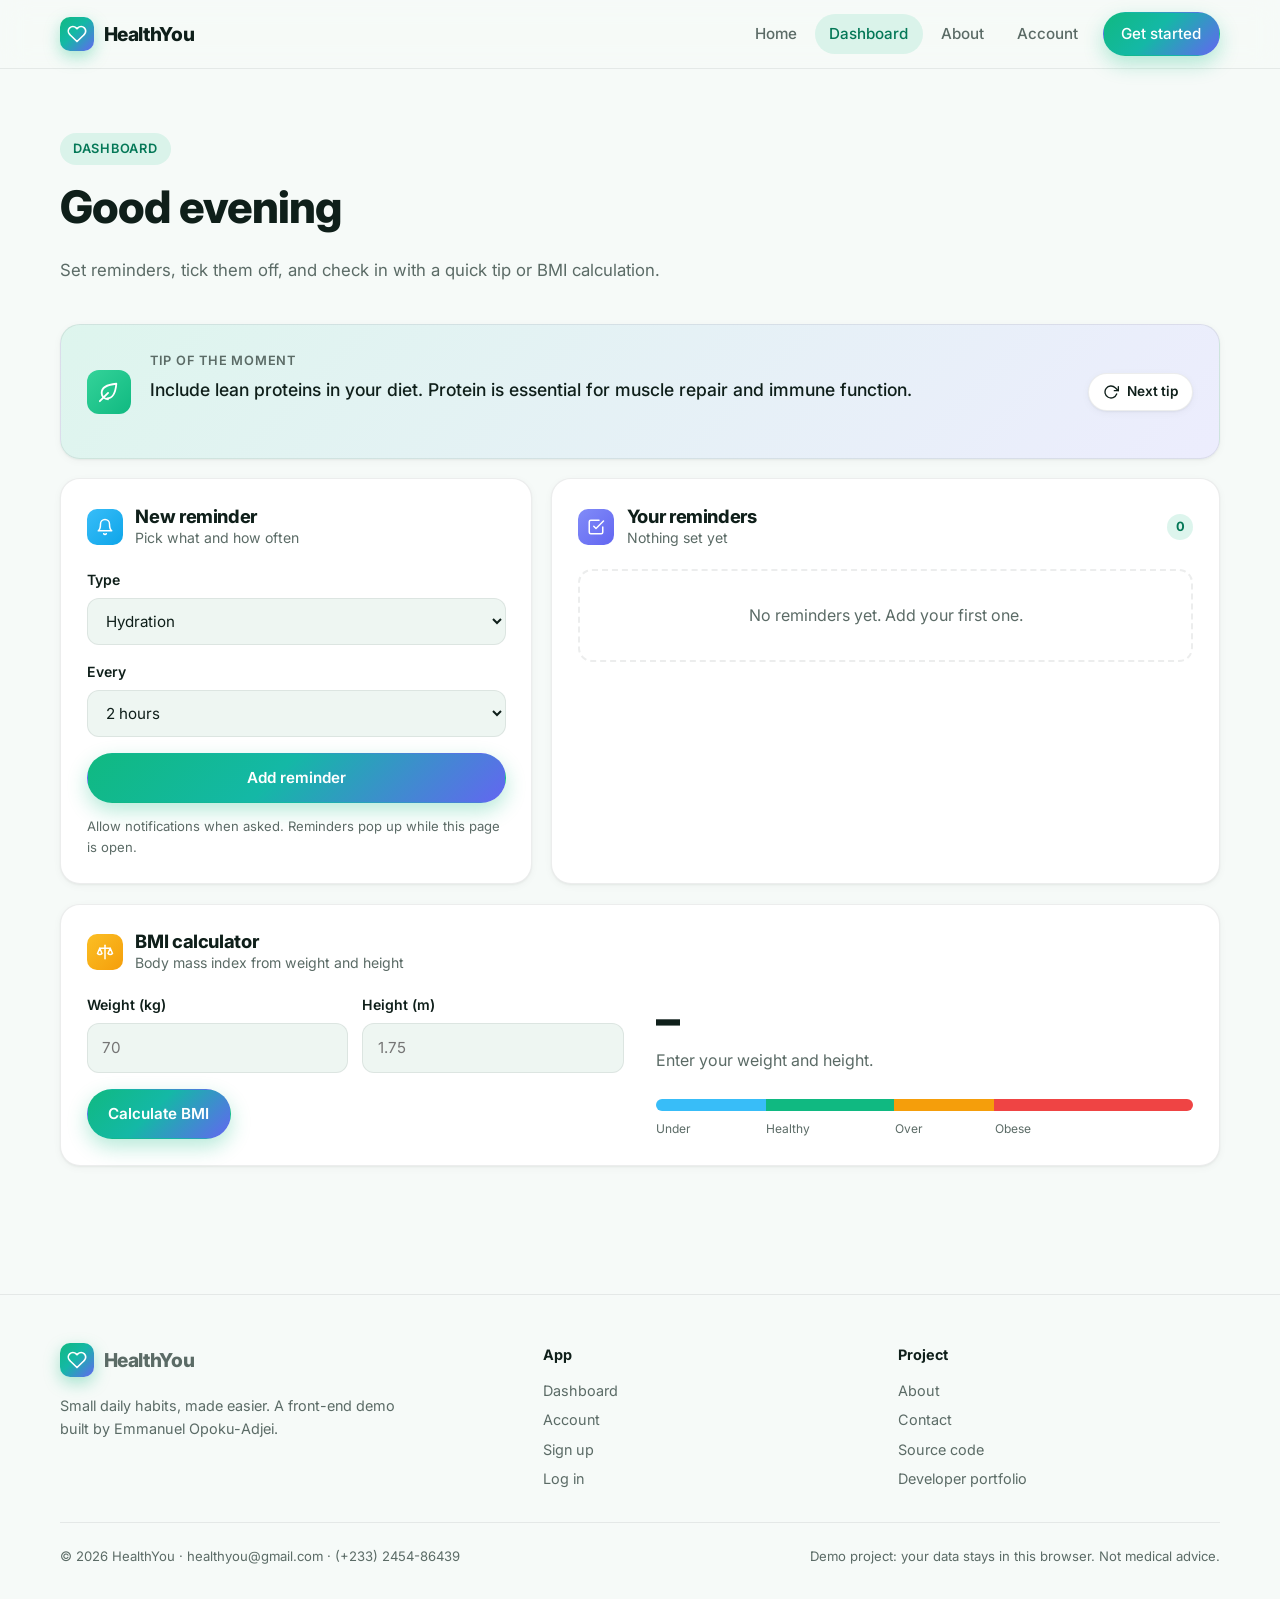
<file: features.html>
<!DOCTYPE html>
<html lang="en">
<head>
    <meta charset="UTF-8">
    <meta name="viewport" content="width=device-width, initial-scale=1.0">
    <title>Dashboard | HealthYou</title>
    <meta name="description" content="HealthYou: a front-end demo web app for daily health reminders, health tips and a BMI calculator, built by Emmanuel Opoku-Adjei.">
    <meta name="theme-color" content="#10b981">
    <meta property="og:title" content="Dashboard | HealthYou">
    <meta property="og:description" content="HealthYou: a front-end demo web app for daily health reminders, health tips and a BMI calculator, built by Emmanuel Opoku-Adjei.">
    <link rel="icon" href="data:image/svg+xml,%3Csvg xmlns='http://www.w3.org/2000/svg' viewBox='0 0 24 24'%3E%3Crect width='24' height='24' rx='6' fill='%2310b981'/%3E%3Cpath d='M18 8.6a3.4 3.4 0 0 0-4.8 0l-.6.7-.6-.7a3.4 3.4 0 0 0-4.8 4.8l5.4 5.2 5.4-5.2a3.4 3.4 0 0 0 0-4.8z' fill='white'/%3E%3C/svg%3E">
    <link rel="preconnect" href="https://fonts.googleapis.com">
    <link rel="preconnect" href="https://fonts.gstatic.com" crossorigin>
    <link href="https://fonts.googleapis.com/css2?family=Inter:wght@400;500;600;700;800&display=swap" rel="stylesheet">
    <link rel="stylesheet" href="styles/style.css?v=2">
</head><body data-page="features">
    <a class="skip" href="#main">Skip to content</a>
    <header class="site-header">
        <div class="container nav-bar">
            <a class="brand" href="./index.html"><span class="brand-mark"><svg viewBox="0 0 24 24" fill="none" stroke="currentColor" stroke-width="2" stroke-linecap="round" stroke-linejoin="round" aria-hidden="true"><path d="M20.8 4.6a5.5 5.5 0 0 0-7.8 0L12 5.7l-1-1.1a5.5 5.5 0 0 0-7.8 7.8l1 1.1L12 21l7.8-7.5 1-1.1a5.5 5.5 0 0 0 0-7.8z"/></svg></span>HealthYou</a>
            <button class="nav-toggle" aria-label="Open menu" aria-expanded="false"><svg viewBox="0 0 24 24" fill="none" stroke="currentColor" stroke-width="2" stroke-linecap="round" stroke-linejoin="round" aria-hidden="true"><path d="M3 6h18M3 12h18M3 18h18"/></svg></button>
            <ul class="nav-list">
                <li><a href="./index.html">Home</a></li>
                <li><a href="./features.html" aria-current="page">Dashboard</a></li>
                <li><a href="./about.html">About</a></li>
                <li><a href="./account.html">Account</a></li>
                <li><a href="./signup.html" class="btn" data-guest>Get started</a></li>
                <li><a href="./index.html" id="logout" data-member hidden>Log out</a></li>
            </ul>
        </div>
    </header>
    <main id="main">
        <div class="container page-head">
            <span class="eyebrow">Dashboard</span>
            <h1 id="greeting" style="font-size:clamp(1.9rem,4vw,2.8rem)">Your health, today</h1>
            <p>Set reminders, tick them off, and check in with a quick tip or BMI calculation.</p>
        </div>
        <section class="dash">
            <div class="container dash-grid">
                <article class="card tip-card span-12">
                    <span class="tile green"><svg viewBox="0 0 24 24" fill="none" stroke="currentColor" stroke-width="2" stroke-linecap="round" stroke-linejoin="round" aria-hidden="true"><path d="M11 20A7 7 0 0 1 4 13c0-6 5-9 16-10-1 11-4 16-10 16"/><path d="M2 22c3-3 6-6 9-9"/></svg></span>
                    <div style="flex:1">
                        <p class="muted" style="margin:0 0 .3rem;font-size:.8rem;font-weight:600;text-transform:uppercase;letter-spacing:.06em">Tip of the moment</p>
                        <p id="health-tip" aria-live="polite"></p>
                    </div>
                    <button class="btn btn-ghost btn-sm" id="nextTip" type="button"><svg width="16" height="16" viewBox="0 0 24 24" fill="none" stroke="currentColor" stroke-width="2" stroke-linecap="round" stroke-linejoin="round" aria-hidden="true"><path d="M23 4v6h-6"/><path d="M20.5 15a9 9 0 1 1-2.1-9.4L23 10"/></svg> Next tip</button>
                </article>

                <article class="card span-5">
                    <div class="card-head"><span class="tile blue sm"><svg viewBox="0 0 24 24" fill="none" stroke="currentColor" stroke-width="2" stroke-linecap="round" stroke-linejoin="round" aria-hidden="true"><path d="M18 8a6 6 0 0 0-12 0c0 7-3 9-3 9h18s-3-2-3-9"/><path d="M13.7 21a2 2 0 0 1-3.4 0"/></svg></span><div><h2>New reminder</h2><p>Pick what and how often</p></div></div>
                    <form id="reminder-form">
                        <div class="form-group">
                            <label for="reminder-type">Type</label>
                            <select id="reminder-type" name="reminder-type" required>
                                        <option value="hydration">Hydration</option>
                                        <option value="medication">Medication</option>
                                        <option value="meal">Meals</option>
                                        <option value="physical-activity">Physical activity</option>
                                        <option value="stretching">Stretching</option>
                                        <option value="mindfulness">Mindfulness and meditation</option>
                                        <option value="sleep">Sleep schedule</option>
                                        <option value="doctor-appointment">Doctor&rsquo;s appointments</option>
                                        <option value="blood-pressure">Blood pressure check</option>
                                        <option value="blood-sugar">Blood sugar check</option>
                                        <option value="vision">Eye rest</option>
                                        <option value="vitamin">Vitamin intake</option>
                                        <option value="health-checkup">Health check-up</option>
                                        <option value="mental-health">Mental health check-in</option>
                                        <option value="posture">Posture correction</option>
                                        <option value="skin-care">Skin care routine</option>
                            </select>
                        </div>
                        <div class="form-group">
                            <label for="interval">Every</label>
                            <select id="interval" name="interval" required>
                                <option value="2hourly">2 hours</option>
                                <option value="4hourly">4 hours</option>
                                <option value="6hourly">6 hours</option>
                                <option value="8hourly">8 hours</option>
                                <option value="10hourly">10 hours</option>
                            </select>
                        </div>
                        <button type="submit" class="btn btn-block">Add reminder</button>
                        <p class="demo-note">Allow notifications when asked. Reminders pop up while this page is open.</p>
                    </form>
                </article>

                <article class="card span-7">
                    <div class="card-head"><span class="tile indigo sm"><svg viewBox="0 0 24 24" fill="none" stroke="currentColor" stroke-width="2" stroke-linecap="round" stroke-linejoin="round" aria-hidden="true"><path d="M9 11l3 3L22 4"/><path d="M21 12v7a2 2 0 0 1-2 2H5a2 2 0 0 1-2-2V5a2 2 0 0 1 2-2h11"/></svg></span><div><h2>Your reminders</h2><p id="reminderSummary">Nothing set yet</p></div><span class="badge spacer" id="reminderCount">0</span></div>
                    <div class="reminder-list"></div>
                </article>

                <article class="card span-12">
                    <div class="card-head"><span class="tile amber sm"><svg viewBox="0 0 24 24" fill="none" stroke="currentColor" stroke-width="2" stroke-linecap="round" stroke-linejoin="round" aria-hidden="true"><path d="M12 3v18"/><path d="M5 7h14"/><path d="M5 7l-3 7a4 4 0 0 0 6 0z"/><path d="M19 7l-3 7a4 4 0 0 0 6 0z"/></svg></span><div><h2>BMI calculator</h2><p>Body mass index from weight and height</p></div></div>
                    <div class="bmi-wrap">
                        <form id="bmiForm">
                            <div class="form-row">
                                <div class="form-group">
                                    <label for="weight">Weight (kg)</label>
                                    <input type="number" id="weight" name="weight" min="1" step="0.1" placeholder="70" required>
                                </div>
                                <div class="form-group">
                                    <label for="height">Height (m)</label>
                                    <input type="number" id="height" name="height" min="0.5" max="2.6" step="0.01" placeholder="1.75" required>
                                </div>
                            </div>
                            <button type="submit" class="btn">Calculate BMI</button>
                        </form>
                        <div>
                            <div class="bmi-value" id="bmiValue">&ndash;</div>
                            <div id="bmiResult" class="bmi-result">Enter your weight and height.</div>
                            <div class="bmi-scale"><span class="bmi-marker" id="bmiMarker"></span></div>
                            <div class="bmi-labels"><span>Under</span><span>Healthy</span><span>Over</span><span>Obese</span></div>
                        </div>
                    </div>
                </article>
            </div>
        </section>
    </main>
    <footer class="site-footer">
        <div class="container">
            <div class="footer-grid">
                <div>
                    <a class="brand" href="./index.html"><span class="brand-mark"><svg viewBox="0 0 24 24" fill="none" stroke="currentColor" stroke-width="2" stroke-linecap="round" stroke-linejoin="round" aria-hidden="true"><path d="M20.8 4.6a5.5 5.5 0 0 0-7.8 0L12 5.7l-1-1.1a5.5 5.5 0 0 0-7.8 7.8l1 1.1L12 21l7.8-7.5 1-1.1a5.5 5.5 0 0 0 0-7.8z"/></svg></span>HealthYou</a>
                    <p style="margin-top:1rem;max-width:340px">Small daily habits, made easier. A front-end demo built by Emmanuel Opoku-Adjei.</p>
                </div>
                <div>
                    <h4>App</h4>
                    <ul>
                        <li><a href="./features.html">Dashboard</a></li>
                        <li><a href="./account.html">Account</a></li>
                        <li><a href="./signup.html">Sign up</a></li>
                        <li><a href="./login.html">Log in</a></li>
                    </ul>
                </div>
                <div>
                    <h4>Project</h4>
                    <ul>
                        <li><a href="./about.html">About</a></li>
                        <li><a href="./about.html#contact">Contact</a></li>
                        <li><a href="https://github.com/Chiefopoku/healthyou-front-end" target="_blank" rel="noopener noreferrer">Source code</a></li>
                        <li><a href="https://chiefopoku.github.io/portfolio/" target="_blank" rel="noopener noreferrer">Developer portfolio</a></li>
                    </ul>
                </div>
            </div>
            <div class="footer-bottom">
                <span>&copy; 2026 HealthYou &middot; healthyou@gmail.com &middot; (+233) 2454-86439</span>
                <span>Demo project: your data stays in this browser. Not medical advice.</span>
            </div>
        </div>
    </footer>
    <script src="scripts/script.js?v=2"></script>
</body>
</html>
</file>
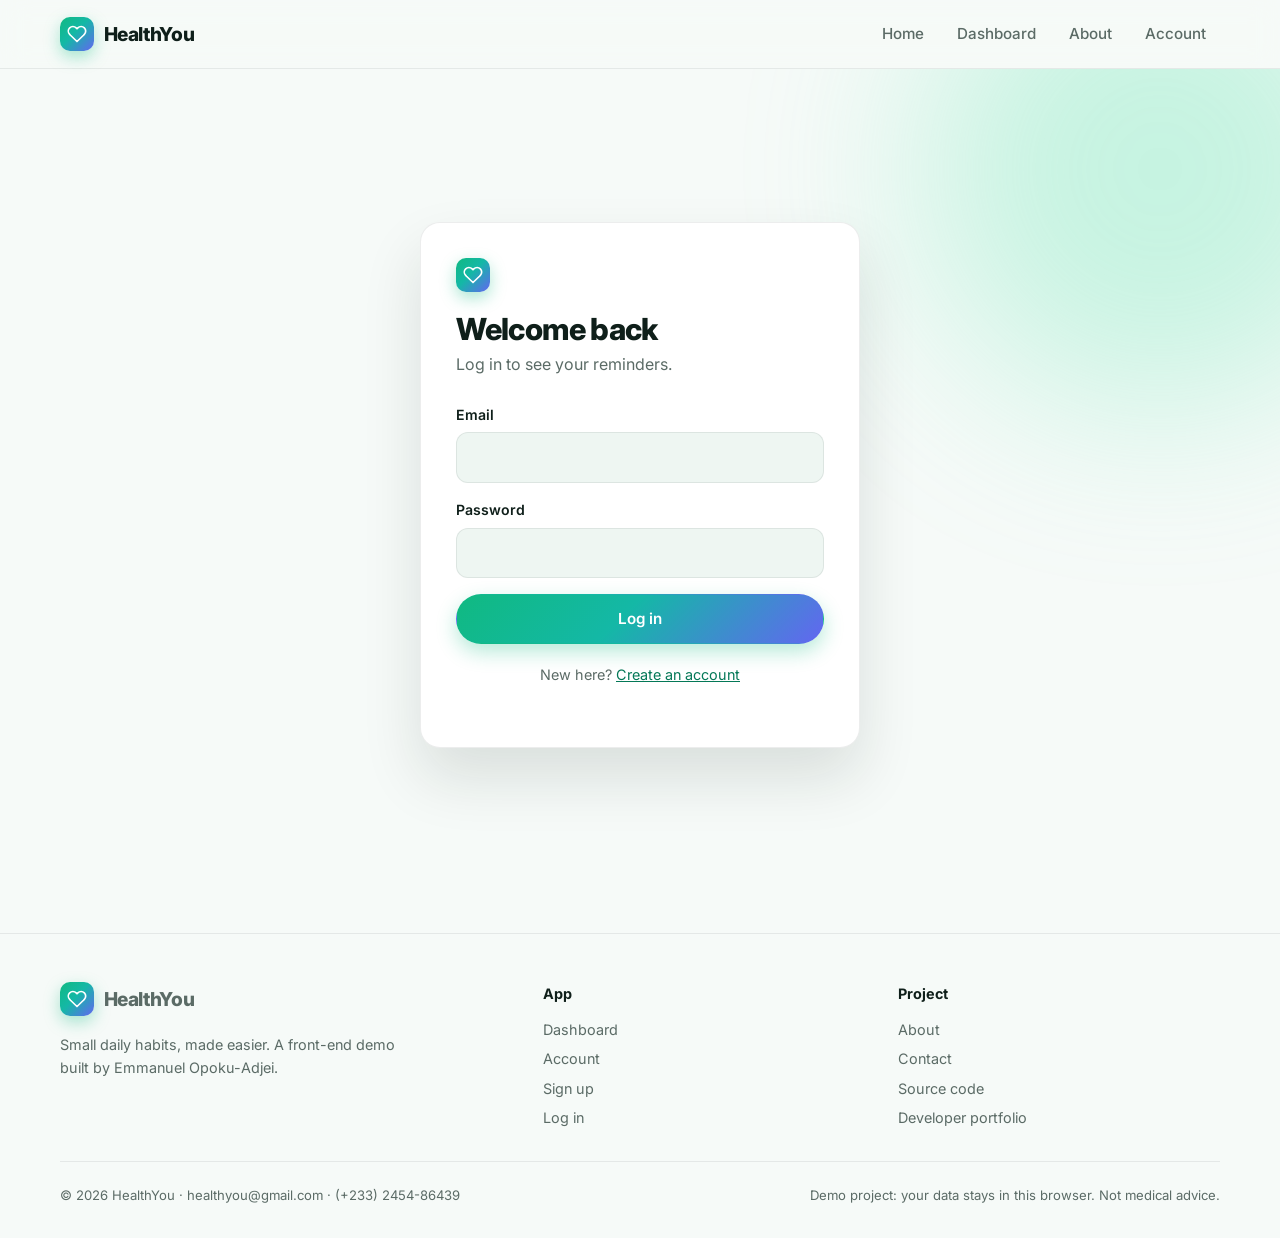
<file: login.html>
<!DOCTYPE html>
<html lang="en">
<head>
    <meta charset="UTF-8">
    <meta name="viewport" content="width=device-width, initial-scale=1.0">
    <title>Welcome back | HealthYou</title>
    <meta name="description" content="HealthYou: a front-end demo web app for daily health reminders, health tips and a BMI calculator, built by Emmanuel Opoku-Adjei.">
    <meta name="theme-color" content="#10b981">
    <meta property="og:title" content="Welcome back | HealthYou">
    <meta property="og:description" content="HealthYou: a front-end demo web app for daily health reminders, health tips and a BMI calculator, built by Emmanuel Opoku-Adjei.">
    <link rel="icon" href="data:image/svg+xml,%3Csvg xmlns='http://www.w3.org/2000/svg' viewBox='0 0 24 24'%3E%3Crect width='24' height='24' rx='6' fill='%2310b981'/%3E%3Cpath d='M18 8.6a3.4 3.4 0 0 0-4.8 0l-.6.7-.6-.7a3.4 3.4 0 0 0-4.8 4.8l5.4 5.2 5.4-5.2a3.4 3.4 0 0 0 0-4.8z' fill='white'/%3E%3C/svg%3E">
    <link rel="preconnect" href="https://fonts.googleapis.com">
    <link rel="preconnect" href="https://fonts.gstatic.com" crossorigin>
    <link href="https://fonts.googleapis.com/css2?family=Inter:wght@400;500;600;700;800&display=swap" rel="stylesheet">
    <link rel="stylesheet" href="styles/style.css?v=2">
</head><body data-page="login">
    <a class="skip" href="#main">Skip to content</a>
    <header class="site-header">
        <div class="container nav-bar">
            <a class="brand" href="./index.html"><span class="brand-mark"><svg viewBox="0 0 24 24" fill="none" stroke="currentColor" stroke-width="2" stroke-linecap="round" stroke-linejoin="round" aria-hidden="true"><path d="M20.8 4.6a5.5 5.5 0 0 0-7.8 0L12 5.7l-1-1.1a5.5 5.5 0 0 0-7.8 7.8l1 1.1L12 21l7.8-7.5 1-1.1a5.5 5.5 0 0 0 0-7.8z"/></svg></span>HealthYou</a>
            <button class="nav-toggle" aria-label="Open menu" aria-expanded="false"><svg viewBox="0 0 24 24" fill="none" stroke="currentColor" stroke-width="2" stroke-linecap="round" stroke-linejoin="round" aria-hidden="true"><path d="M3 6h18M3 12h18M3 18h18"/></svg></button>
            <ul class="nav-list">
                <li><a href="./index.html">Home</a></li>
                <li><a href="./features.html">Dashboard</a></li>
                <li><a href="./about.html">About</a></li>
                <li><a href="./account.html">Account</a></li>
            </ul>
        </div>
    </header>
    <main id="main" class="auth">
        <div class="card auth-card">
            <span class="brand-mark" style="margin-bottom:1.2rem"><svg viewBox="0 0 24 24" fill="none" stroke="currentColor" stroke-width="2" stroke-linecap="round" stroke-linejoin="round" aria-hidden="true"><path d="M20.8 4.6a5.5 5.5 0 0 0-7.8 0L12 5.7l-1-1.1a5.5 5.5 0 0 0-7.8 7.8l1 1.1L12 21l7.8-7.5 1-1.1a5.5 5.5 0 0 0 0-7.8z"/></svg></span>
            <h1>Welcome back</h1>
            <p>Log in to see your reminders.</p>
            <form id="loginForm">
                <div class="form-group"><label for="loginEmail">Email</label><input type="email" id="loginEmail" name="email" autocomplete="email" required></div>
                <div class="form-group"><label for="loginPassword">Password</label><input type="password" id="loginPassword" name="password" autocomplete="current-password" required></div>
                <button type="submit" class="btn btn-block">Log in</button>
            </form>
            <p class="auth-alt">New here? <a href="./signup.html">Create an account</a></p>
        </div>
    </main>
    <footer class="site-footer">
        <div class="container">
            <div class="footer-grid">
                <div>
                    <a class="brand" href="./index.html"><span class="brand-mark"><svg viewBox="0 0 24 24" fill="none" stroke="currentColor" stroke-width="2" stroke-linecap="round" stroke-linejoin="round" aria-hidden="true"><path d="M20.8 4.6a5.5 5.5 0 0 0-7.8 0L12 5.7l-1-1.1a5.5 5.5 0 0 0-7.8 7.8l1 1.1L12 21l7.8-7.5 1-1.1a5.5 5.5 0 0 0 0-7.8z"/></svg></span>HealthYou</a>
                    <p style="margin-top:1rem;max-width:340px">Small daily habits, made easier. A front-end demo built by Emmanuel Opoku-Adjei.</p>
                </div>
                <div>
                    <h4>App</h4>
                    <ul>
                        <li><a href="./features.html">Dashboard</a></li>
                        <li><a href="./account.html">Account</a></li>
                        <li><a href="./signup.html">Sign up</a></li>
                        <li><a href="./login.html">Log in</a></li>
                    </ul>
                </div>
                <div>
                    <h4>Project</h4>
                    <ul>
                        <li><a href="./about.html">About</a></li>
                        <li><a href="./about.html#contact">Contact</a></li>
                        <li><a href="https://github.com/Chiefopoku/healthyou-front-end" target="_blank" rel="noopener noreferrer">Source code</a></li>
                        <li><a href="https://chiefopoku.github.io/portfolio/" target="_blank" rel="noopener noreferrer">Developer portfolio</a></li>
                    </ul>
                </div>
            </div>
            <div class="footer-bottom">
                <span>&copy; 2026 HealthYou &middot; healthyou@gmail.com &middot; (+233) 2454-86439</span>
                <span>Demo project: your data stays in this browser. Not medical advice.</span>
            </div>
        </div>
    </footer>
    <script src="scripts/script.js?v=2"></script>
</body>
</html>
</file>
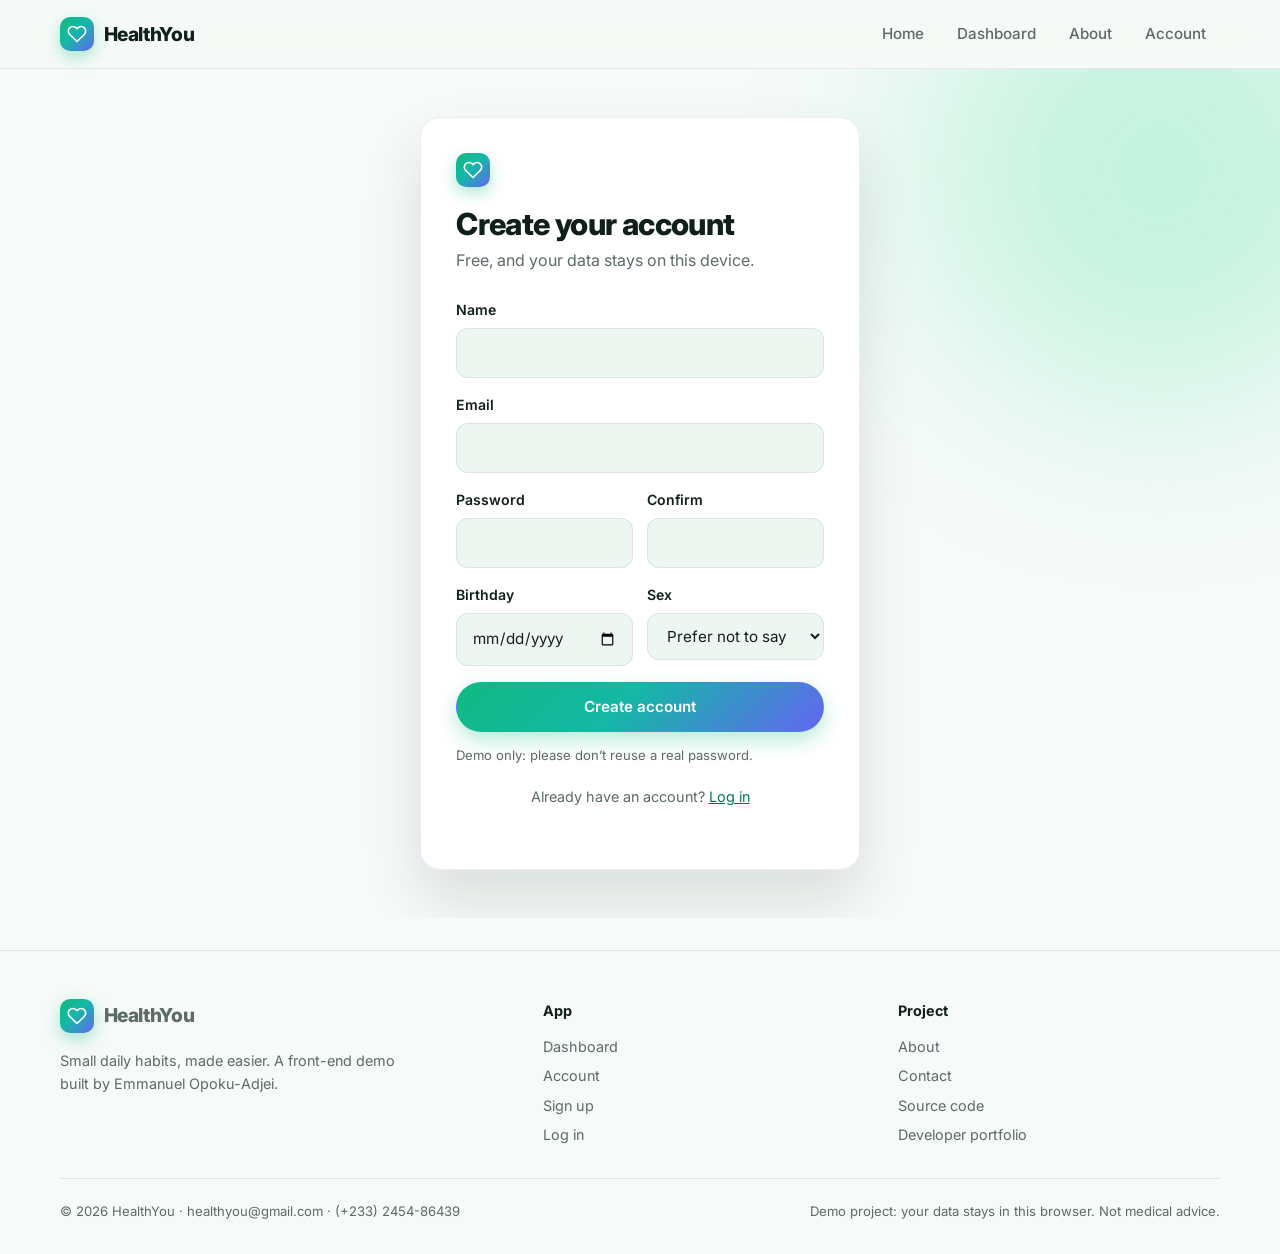
<file: signup.html>
<!DOCTYPE html>
<html lang="en">
<head>
    <meta charset="UTF-8">
    <meta name="viewport" content="width=device-width, initial-scale=1.0">
    <title>Create your account | HealthYou</title>
    <meta name="description" content="HealthYou: a front-end demo web app for daily health reminders, health tips and a BMI calculator, built by Emmanuel Opoku-Adjei.">
    <meta name="theme-color" content="#10b981">
    <meta property="og:title" content="Create your account | HealthYou">
    <meta property="og:description" content="HealthYou: a front-end demo web app for daily health reminders, health tips and a BMI calculator, built by Emmanuel Opoku-Adjei.">
    <link rel="icon" href="data:image/svg+xml,%3Csvg xmlns='http://www.w3.org/2000/svg' viewBox='0 0 24 24'%3E%3Crect width='24' height='24' rx='6' fill='%2310b981'/%3E%3Cpath d='M18 8.6a3.4 3.4 0 0 0-4.8 0l-.6.7-.6-.7a3.4 3.4 0 0 0-4.8 4.8l5.4 5.2 5.4-5.2a3.4 3.4 0 0 0 0-4.8z' fill='white'/%3E%3C/svg%3E">
    <link rel="preconnect" href="https://fonts.googleapis.com">
    <link rel="preconnect" href="https://fonts.gstatic.com" crossorigin>
    <link href="https://fonts.googleapis.com/css2?family=Inter:wght@400;500;600;700;800&display=swap" rel="stylesheet">
    <link rel="stylesheet" href="styles/style.css?v=2">
</head><body data-page="signup">
    <a class="skip" href="#main">Skip to content</a>
    <header class="site-header">
        <div class="container nav-bar">
            <a class="brand" href="./index.html"><span class="brand-mark"><svg viewBox="0 0 24 24" fill="none" stroke="currentColor" stroke-width="2" stroke-linecap="round" stroke-linejoin="round" aria-hidden="true"><path d="M20.8 4.6a5.5 5.5 0 0 0-7.8 0L12 5.7l-1-1.1a5.5 5.5 0 0 0-7.8 7.8l1 1.1L12 21l7.8-7.5 1-1.1a5.5 5.5 0 0 0 0-7.8z"/></svg></span>HealthYou</a>
            <button class="nav-toggle" aria-label="Open menu" aria-expanded="false"><svg viewBox="0 0 24 24" fill="none" stroke="currentColor" stroke-width="2" stroke-linecap="round" stroke-linejoin="round" aria-hidden="true"><path d="M3 6h18M3 12h18M3 18h18"/></svg></button>
            <ul class="nav-list">
                <li><a href="./index.html">Home</a></li>
                <li><a href="./features.html">Dashboard</a></li>
                <li><a href="./about.html">About</a></li>
                <li><a href="./account.html">Account</a></li>
            </ul>
        </div>
    </header>
    <main id="main" class="auth">
        <div class="card auth-card">
            <span class="brand-mark" style="margin-bottom:1.2rem"><svg viewBox="0 0 24 24" fill="none" stroke="currentColor" stroke-width="2" stroke-linecap="round" stroke-linejoin="round" aria-hidden="true"><path d="M20.8 4.6a5.5 5.5 0 0 0-7.8 0L12 5.7l-1-1.1a5.5 5.5 0 0 0-7.8 7.8l1 1.1L12 21l7.8-7.5 1-1.1a5.5 5.5 0 0 0 0-7.8z"/></svg></span>
            <h1>Create your account</h1>
            <p>Free, and your data stays on this device.</p>
            <form id="signupForm">
                <div class="form-group"><label for="name">Name</label><input type="text" id="name" name="name" autocomplete="name" required></div>
                <div class="form-group"><label for="email">Email</label><input type="email" id="email" name="email" autocomplete="email" required></div>
                <div class="form-row">
                    <div class="form-group"><label for="password">Password</label><input type="password" id="password" name="password" minlength="8" autocomplete="new-password" required></div>
                    <div class="form-group"><label for="passwordVerify">Confirm</label><input type="password" id="passwordVerify" name="passwordVerify" autocomplete="new-password" required></div>
                </div>
                <div class="form-row">
                    <div class="form-group"><label for="birthday">Birthday</label><input type="date" id="birthday" name="birthday" required></div>
                    <div class="form-group"><label for="sex">Sex</label><select id="sex" name="sex"><option value="">Prefer not to say</option><option value="male">Male</option><option value="female">Female</option></select></div>
                </div>
                <button type="submit" class="btn btn-block">Create account</button>
                <p class="demo-note">Demo only: please don&rsquo;t reuse a real password.</p>
            </form>
            <p class="auth-alt">Already have an account? <a href="./login.html">Log in</a></p>
        </div>
    </main>
    <footer class="site-footer">
        <div class="container">
            <div class="footer-grid">
                <div>
                    <a class="brand" href="./index.html"><span class="brand-mark"><svg viewBox="0 0 24 24" fill="none" stroke="currentColor" stroke-width="2" stroke-linecap="round" stroke-linejoin="round" aria-hidden="true"><path d="M20.8 4.6a5.5 5.5 0 0 0-7.8 0L12 5.7l-1-1.1a5.5 5.5 0 0 0-7.8 7.8l1 1.1L12 21l7.8-7.5 1-1.1a5.5 5.5 0 0 0 0-7.8z"/></svg></span>HealthYou</a>
                    <p style="margin-top:1rem;max-width:340px">Small daily habits, made easier. A front-end demo built by Emmanuel Opoku-Adjei.</p>
                </div>
                <div>
                    <h4>App</h4>
                    <ul>
                        <li><a href="./features.html">Dashboard</a></li>
                        <li><a href="./account.html">Account</a></li>
                        <li><a href="./signup.html">Sign up</a></li>
                        <li><a href="./login.html">Log in</a></li>
                    </ul>
                </div>
                <div>
                    <h4>Project</h4>
                    <ul>
                        <li><a href="./about.html">About</a></li>
                        <li><a href="./about.html#contact">Contact</a></li>
                        <li><a href="https://github.com/Chiefopoku/healthyou-front-end" target="_blank" rel="noopener noreferrer">Source code</a></li>
                        <li><a href="https://chiefopoku.github.io/portfolio/" target="_blank" rel="noopener noreferrer">Developer portfolio</a></li>
                    </ul>
                </div>
            </div>
            <div class="footer-bottom">
                <span>&copy; 2026 HealthYou &middot; healthyou@gmail.com &middot; (+233) 2454-86439</span>
                <span>Demo project: your data stays in this browser. Not medical advice.</span>
            </div>
        </div>
    </footer>
    <script src="scripts/script.js?v=2"></script>
</body>
</html>
</file>
<file: styles/style.css>
/* =========================================================
   HealthYou — design system (Oct 2026 overhaul)
   ========================================================= */
:root {
  --bg: #f6faf8;
  --surface: #ffffff;
  --surface-2: #eef6f2;
  --text: #0f1f1a;
  --muted: #5b6b66;
  --border: rgba(15, 31, 26, 0.08);
  --primary: #10b981;
  --primary-ink: #047857;
  --accent: #6366f1;
  --warn: #f59e0b;
  --danger: #ef4444;
  --grad: linear-gradient(135deg, #10b981 0%, #14b8a6 45%, #6366f1 100%);
  --shadow-sm: 0 1px 2px rgba(15, 31, 26, 0.05), 0 2px 8px rgba(15, 31, 26, 0.04);
  --shadow: 0 10px 30px rgba(15, 31, 26, 0.08);
  --shadow-lg: 0 30px 60px rgba(15, 31, 26, 0.12);
  --radius: 20px;
  --radius-sm: 12px;
  --max: 1160px;
  --font: "Inter", system-ui, -apple-system, "Segoe UI", Roboto, "Helvetica Neue", Arial, sans-serif;
}
@media (prefers-color-scheme: dark) {
  :root {
    --bg: #0b1311;
    --surface: #111c19;
    --surface-2: #16241f;
    --text: #e7f2ee;
    --muted: #94a8a1;
    --border: rgba(231, 242, 238, 0.08);
    --primary-ink: #34d399;
    --shadow: 0 10px 30px rgba(0, 0, 0, 0.35);
    --shadow-lg: 0 30px 60px rgba(0, 0, 0, 0.45);
  }
}

*, *::before, *::after { box-sizing: border-box; }
html { scroll-behavior: smooth; }
body {
  margin: 0;
  font-family: var(--font);
  font-size: 16px;
  line-height: 1.6;
  color: var(--text);
  background: var(--bg);
  -webkit-font-smoothing: antialiased;
}
img { max-width: 100%; display: block; }
a { color: var(--primary-ink); }
h1, h2, h3 { line-height: 1.2; letter-spacing: -0.02em; margin: 0 0 0.5em; }
h1 { font-size: clamp(2.2rem, 5vw, 3.6rem); font-weight: 800; }
h2 { font-size: clamp(1.6rem, 3vw, 2.3rem); font-weight: 750; }
h3 { font-size: 1.15rem; font-weight: 700; }
p { margin: 0 0 1em; }
.container { width: min(var(--max), 100% - 2.5rem); margin-inline: auto; }
.muted { color: var(--muted); }
.grad-text {
  background: var(--grad);
  -webkit-background-clip: text;
  background-clip: text;
  color: transparent;
}
.eyebrow {
  display: inline-flex;
  align-items: center;
  gap: 0.4rem;
  font-size: 0.8rem;
  font-weight: 600;
  letter-spacing: 0.06em;
  text-transform: uppercase;
  color: var(--primary-ink);
  background: color-mix(in srgb, var(--primary) 12%, transparent);
  padding: 0.35rem 0.8rem;
  border-radius: 999px;
  margin-bottom: 1rem;
}
.skip { position: absolute; left: -9999px; }
.skip:focus { left: 1rem; top: 1rem; z-index: 100; background: var(--surface); padding: 0.5rem 1rem; border-radius: 8px; }
:focus-visible { outline: 3px solid color-mix(in srgb, var(--primary) 60%, transparent); outline-offset: 2px; }

/* ---------- Buttons ---------- */
.btn {
  display: inline-flex;
  align-items: center;
  justify-content: center;
  gap: 0.5rem;
  font: inherit;
  font-weight: 600;
  font-size: 0.95rem;
  padding: 0.75rem 1.3rem;
  border-radius: 999px;
  border: 1px solid transparent;
  background: var(--grad);
  color: #fff;
  text-decoration: none;
  cursor: pointer;
  box-shadow: 0 8px 20px color-mix(in srgb, var(--primary) 30%, transparent);
  transition: transform 0.2s ease, box-shadow 0.2s ease, background 0.2s ease;
}
.btn:hover { transform: translateY(-2px); box-shadow: 0 12px 28px color-mix(in srgb, var(--primary) 40%, transparent); }
.btn:active { transform: translateY(0); }
.btn-ghost {
  background: var(--surface);
  color: var(--text);
  border-color: var(--border);
  box-shadow: var(--shadow-sm);
}
.btn-ghost:hover { box-shadow: var(--shadow); }
.btn-sm { padding: 0.45rem 0.9rem; font-size: 0.85rem; }
.btn-danger { background: var(--danger); box-shadow: 0 8px 20px rgba(239, 68, 68, 0.25); }
.btn-block { width: 100%; }
.icon-btn {
  display: inline-grid;
  place-items: center;
  width: 36px;
  height: 36px;
  border-radius: 10px;
  border: 1px solid var(--border);
  background: var(--surface);
  color: var(--muted);
  cursor: pointer;
  transition: all 0.2s ease;
}
.icon-btn:hover { color: var(--text); border-color: var(--primary); }
.icon-btn.danger:hover { color: var(--danger); border-color: var(--danger); }
.icon-btn svg { width: 18px; height: 18px; }

/* ---------- Header ---------- */
.site-header {
  position: sticky;
  top: 0;
  z-index: 50;
  background: color-mix(in srgb, var(--bg) 78%, transparent);
  backdrop-filter: saturate(160%) blur(14px);
  -webkit-backdrop-filter: saturate(160%) blur(14px);
  border-bottom: 1px solid var(--border);
}
.nav-bar { display: flex; align-items: center; justify-content: space-between; height: 68px; }
.brand { display: inline-flex; align-items: center; gap: 0.6rem; font-weight: 800; font-size: 1.2rem; color: var(--text); text-decoration: none; letter-spacing: -0.02em; }
.brand-mark { width: 34px; height: 34px; border-radius: 10px; background: var(--grad); display: grid; place-items: center; color: #fff; box-shadow: 0 6px 16px color-mix(in srgb, var(--primary) 35%, transparent); }
.brand-mark svg { width: 20px; height: 20px; }
.nav-list { display: flex; align-items: center; gap: 0.25rem; list-style: none; margin: 0; padding: 0; }
.nav-list a {
  display: block;
  padding: 0.5rem 0.9rem;
  border-radius: 999px;
  color: var(--muted);
  text-decoration: none;
  font-weight: 500;
  font-size: 0.95rem;
  transition: all 0.2s ease;
}
.nav-list a:hover { color: var(--text); background: var(--surface-2); }
.nav-list a[aria-current="page"] { color: var(--primary-ink); background: color-mix(in srgb, var(--primary) 12%, transparent); }
.nav-list .btn { color: #fff; padding: 0.55rem 1.1rem; margin-left: 0.4rem; }
.nav-list .btn:hover { background: var(--grad); color: #fff; }
.nav-toggle { display: none; background: none; border: 0; padding: 0.5rem; cursor: pointer; color: var(--text); }
.nav-toggle svg { width: 26px; height: 26px; }
@media (max-width: 820px) {
  .nav-toggle { display: block; }
  .nav-list {
    position: absolute;
    top: 68px;
    left: 0;
    right: 0;
    flex-direction: column;
    align-items: stretch;
    gap: 0.2rem;
    padding: 0.8rem 1.25rem 1.2rem;
    background: var(--surface);
    border-bottom: 1px solid var(--border);
    box-shadow: var(--shadow);
    display: none;
  }
  .nav-list.active { display: flex; }
  .nav-list .btn { margin: 0.4rem 0 0; }
}

/* ---------- Sections ---------- */
section { padding: clamp(3.5rem, 8vw, 6rem) 0; }
.section-head { max-width: 640px; margin: 0 auto 2.8rem; text-align: center; }
.section-head p { color: var(--muted); font-size: 1.05rem; }

/* ---------- Hero ---------- */
.hero { position: relative; overflow: hidden; padding-top: clamp(3rem, 7vw, 5.5rem); }
.hero::before, .hero::after {
  content: "";
  position: absolute;
  border-radius: 50%;
  filter: blur(70px);
  opacity: 0.45;
  z-index: -1;
}
.hero::before { width: 520px; height: 520px; background: #6ee7b7; top: -180px; left: -160px; }
.hero::after { width: 460px; height: 460px; background: #a5b4fc; bottom: -200px; right: -120px; }
.hero-grid { display: grid; grid-template-columns: 1.05fr 0.95fr; gap: 3rem; align-items: center; }
.hero p.lead { font-size: 1.15rem; color: var(--muted); max-width: 520px; }
.hero-ctas { display: flex; gap: 0.8rem; flex-wrap: wrap; margin: 1.8rem 0 1.6rem; }
.hero-points { display: flex; gap: 1.4rem; flex-wrap: wrap; list-style: none; padding: 0; margin: 0; color: var(--muted); font-size: 0.9rem; }
.hero-points li { display: inline-flex; align-items: center; gap: 0.4rem; }
.hero-points svg { width: 18px; height: 18px; color: var(--primary); }
@media (max-width: 900px) { .hero-grid { grid-template-columns: 1fr; } }

/* App mockup */
.mockup {
  position: relative;
  background: var(--surface);
  border: 1px solid var(--border);
  border-radius: 28px;
  padding: 1.4rem;
  box-shadow: var(--shadow-lg);
  transform: rotate(1.5deg);
}
.mockup-head { display: flex; align-items: center; justify-content: space-between; margin-bottom: 1rem; }
.mockup-head strong { font-size: 1.05rem; }
.mockup-ring { --p: 68; width: 64px; height: 64px; border-radius: 50%; display: grid; place-items: center; background: conic-gradient(var(--primary) calc(var(--p) * 1%), var(--surface-2) 0); }
.mockup-ring span { width: 50px; height: 50px; border-radius: 50%; background: var(--surface); display: grid; place-items: center; font-weight: 700; font-size: 0.85rem; }
.mock-item { display: flex; align-items: center; gap: 0.8rem; padding: 0.75rem; border-radius: 14px; background: var(--surface-2); margin-bottom: 0.6rem; }
.mock-item:last-child { margin-bottom: 0; }
.mock-item small { display: block; color: var(--muted); font-size: 0.8rem; }
.mock-item .tick { margin-left: auto; width: 22px; height: 22px; border-radius: 50%; border: 2px solid var(--border); }
.mock-item.done .tick { background: var(--primary); border-color: var(--primary); }
.floating-chip {
  position: absolute;
  left: -28px;
  bottom: 28px;
  display: flex;
  align-items: center;
  gap: 0.6rem;
  background: var(--surface);
  border: 1px solid var(--border);
  border-radius: 16px;
  padding: 0.7rem 1rem;
  box-shadow: var(--shadow);
  font-size: 0.85rem;
  transform: rotate(-3deg);
  animation: bob 5s ease-in-out infinite;
}
@keyframes bob { 50% { transform: rotate(-3deg) translateY(-8px); } }
@media (max-width: 520px) { .floating-chip { left: 8px; bottom: -20px; } .mockup { transform: none; } }

/* Icon tiles */
.tile {
  flex: 0 0 auto;
  width: 44px;
  height: 44px;
  border-radius: 12px;
  display: grid;
  place-items: center;
  color: #fff;
}
.tile svg { width: 22px; height: 22px; }
.tile.green { background: linear-gradient(135deg, #34d399, #10b981); }
.tile.blue { background: linear-gradient(135deg, #38bdf8, #0ea5e9); }
.tile.indigo { background: linear-gradient(135deg, #818cf8, #6366f1); }
.tile.amber { background: linear-gradient(135deg, #fbbf24, #f59e0b); }
.tile.rose { background: linear-gradient(135deg, #fb7185, #f43f5e); }
.tile.sm { width: 36px; height: 36px; border-radius: 10px; }
.tile.sm svg { width: 18px; height: 18px; }

/* ---------- Cards & grids ---------- */
.card {
  background: var(--surface);
  border: 1px solid var(--border);
  border-radius: var(--radius);
  padding: 1.6rem;
  box-shadow: var(--shadow-sm);
}
.grid-4 { display: grid; grid-template-columns: repeat(auto-fit, minmax(230px, 1fr)); gap: 1.2rem; }
.grid-3 { display: grid; grid-template-columns: repeat(auto-fit, minmax(260px, 1fr)); gap: 1.2rem; }
.feature-card { transition: transform 0.25s ease, box-shadow 0.25s ease, border-color 0.25s ease; }
.feature-card:hover { transform: translateY(-6px); box-shadow: var(--shadow); border-color: color-mix(in srgb, var(--primary) 35%, transparent); }
.feature-card .tile { margin-bottom: 1.1rem; }
.feature-card p { color: var(--muted); margin: 0; }

.steps { counter-reset: step; }
.step { position: relative; padding-top: 2.2rem; }
.step::before {
  counter-increment: step;
  content: "0" counter(step);
  position: absolute;
  top: 1.2rem;
  right: 1.4rem;
  font-size: 2.6rem;
  font-weight: 800;
  line-height: 1;
  color: color-mix(in srgb, var(--primary) 18%, transparent);
}
.step p { color: var(--muted); margin: 0; }

.quote p { font-size: 1rem; margin-bottom: 1rem; }
.quote footer { display: flex; align-items: center; gap: 0.6rem; color: var(--muted); font-size: 0.85rem; }
.stars { color: var(--warn); letter-spacing: 2px; font-size: 0.9rem; margin-bottom: 0.6rem; }
.note { text-align: center; color: var(--muted); font-size: 0.85rem; margin-top: 1.4rem; }

.cta-band {
  position: relative;
  overflow: hidden;
  background: var(--grad);
  color: #fff;
  border-radius: 28px;
  padding: clamp(2.2rem, 5vw, 3.6rem);
  text-align: center;
  box-shadow: var(--shadow-lg);
}
.cta-band p { opacity: 0.92; font-size: 1.05rem; }
.cta-band .btn { background: #fff; color: var(--primary-ink); box-shadow: 0 10px 24px rgba(0, 0, 0, 0.15); }

/* ---------- Page header (inner pages) ---------- */
.page-head { padding: clamp(2.5rem, 6vw, 4rem) 0 1.5rem; }
.page-head p { color: var(--muted); font-size: 1.05rem; max-width: 620px; }

/* ---------- Dashboard (features page) ---------- */
.dash { padding-top: 0; }
.dash-grid { display: grid; grid-template-columns: repeat(12, 1fr); gap: 1.2rem; }
.span-12 { grid-column: span 12; }
.span-7 { grid-column: span 7; }
.span-5 { grid-column: span 5; }
@media (max-width: 900px) { .span-7, .span-5 { grid-column: span 12; } }
.card-head { display: flex; align-items: center; gap: 0.8rem; margin-bottom: 1.2rem; }
.card-head h2 { font-size: 1.15rem; margin: 0; }
.card-head p { margin: 0; color: var(--muted); font-size: 0.88rem; }
.card-head .spacer { margin-left: auto; }
.badge { display: inline-grid; place-items: center; min-width: 26px; height: 26px; padding: 0 8px; border-radius: 999px; font-size: 0.8rem; font-weight: 700; background: color-mix(in srgb, var(--primary) 14%, transparent); color: var(--primary-ink); }

.tip-card {
  background: linear-gradient(135deg, color-mix(in srgb, var(--primary) 14%, var(--surface)), color-mix(in srgb, var(--accent) 12%, var(--surface)));
  display: flex;
  align-items: center;
  gap: 1.2rem;
}
.tip-card #health-tip { font-size: 1.1rem; font-weight: 500; margin: 0; flex: 1; min-height: 3.2em; transition: opacity 0.3s ease; }
@media (max-width: 600px) { .tip-card { flex-direction: column; align-items: flex-start; } }

/* Forms */
.form-group { margin-bottom: 1rem; }
label { display: block; font-size: 0.88rem; font-weight: 600; margin-bottom: 0.4rem; }
input[type="text"], input[type="email"], input[type="password"], input[type="number"], input[type="date"], select, textarea {
  width: 100%;
  font: inherit;
  font-size: 0.95rem;
  color: var(--text);
  background: var(--surface-2);
  border: 1px solid var(--border);
  border-radius: var(--radius-sm);
  padding: 0.75rem 0.9rem;
  transition: border-color 0.2s ease, box-shadow 0.2s ease, background 0.2s ease;
}
input:focus, select:focus, textarea:focus {
  outline: none;
  background: var(--surface);
  border-color: var(--primary);
  box-shadow: 0 0 0 4px color-mix(in srgb, var(--primary) 18%, transparent);
}
.form-row { display: grid; grid-template-columns: 1fr 1fr; gap: 0.9rem; }
@media (max-width: 520px) { .form-row { grid-template-columns: 1fr; } }
.check { display: flex; align-items: center; justify-content: space-between; gap: 1rem; padding: 0.8rem 0; border-bottom: 1px solid var(--border); font-weight: 500; margin: 0; }
.check:last-of-type { border-bottom: 0; }
/* toggle switch */
.switch { appearance: none; -webkit-appearance: none; width: 44px; height: 26px; border-radius: 999px; background: var(--surface-2); border: 1px solid var(--border); position: relative; cursor: pointer; transition: background 0.2s ease; flex: 0 0 auto; }
.switch::after { content: ""; position: absolute; top: 2px; left: 2px; width: 20px; height: 20px; border-radius: 50%; background: #fff; box-shadow: var(--shadow-sm); transition: transform 0.2s ease; }
.switch:checked { background: var(--primary); border-color: var(--primary); }
.switch:checked::after { transform: translateX(18px); }

.demo-note { font-size: 0.82rem; color: var(--muted); margin: 0.8rem 0 0; }

/* Reminders */
.reminder-list { display: grid; gap: 0.6rem; }
.reminder-item {
  display: flex;
  align-items: center;
  gap: 0.9rem;
  padding: 0.85rem 0.9rem;
  border-radius: 14px;
  background: var(--surface-2);
  border: 1px solid transparent;
  transition: border-color 0.2s ease, opacity 0.2s ease;
  animation: pop 0.3s ease;
}
.reminder-item:hover { border-color: var(--border); }
.reminder-item .r-text { flex: 1; min-width: 0; }
.reminder-item .r-title { font-weight: 600; margin: 0; }
.reminder-item .r-meta { margin: 0; font-size: 0.82rem; color: var(--muted); display: flex; align-items: center; gap: 0.35rem; }
.reminder-item .r-meta svg { width: 14px; height: 14px; }
.reminder-item.completed { opacity: 0.6; }
.reminder-item.completed .r-title { text-decoration: line-through; }
.reminder-actions { display: flex; gap: 0.4rem; }
.reminder-empty { text-align: center; color: var(--muted); padding: 2rem 1rem; border: 2px dashed var(--border); border-radius: 14px; margin: 0; }
@keyframes pop { from { opacity: 0; transform: translateY(6px); } to { opacity: 1; transform: none; } }

/* BMI */
.bmi-wrap { display: grid; grid-template-columns: 1fr 1fr; gap: 2rem; align-items: center; }
@media (max-width: 700px) { .bmi-wrap { grid-template-columns: 1fr; } }
.bmi-result { min-height: 1.5em; color: var(--muted); }
.bmi-value { font-size: 3rem; font-weight: 800; letter-spacing: -0.03em; line-height: 1; margin-bottom: 0.3rem; }
.bmi-scale { position: relative; height: 12px; border-radius: 999px; margin: 1.6rem 0 0.5rem; background: linear-gradient(90deg, #38bdf8 0 20.4%, #10b981 20.4% 44.4%, #f59e0b 44.4% 63%, #ef4444 63% 100%); }
.bmi-labels span:nth-child(1) { flex: 0 0 20.4%; }
.bmi-labels span:nth-child(2) { flex: 0 0 24%; }
.bmi-labels span:nth-child(3) { flex: 0 0 18.6%; }
.bmi-labels span:nth-child(4) { flex: 1; }
.bmi-marker { position: absolute; top: 50%; left: 0; width: 22px; height: 22px; border-radius: 50%; background: var(--surface); border: 4px solid var(--text); transform: translate(-50%, -50%); opacity: 0; transition: left 0.6s cubic-bezier(.2,.8,.2,1), opacity 0.3s ease; }
.bmi-marker.show { opacity: 1; }
.bmi-labels { display: flex; justify-content: space-between; font-size: 0.75rem; color: var(--muted); }

/* ---------- Auth pages ---------- */
.auth { min-height: calc(100vh - 68px); display: grid; place-items: center; padding: 3rem 1.25rem; position: relative; overflow: hidden; }
.auth::before { content: ""; position: absolute; width: 480px; height: 480px; border-radius: 50%; background: #6ee7b7; filter: blur(90px); opacity: 0.35; top: -140px; right: -120px; z-index: -1; }
.auth-card { width: min(440px, 100%); padding: 2.2rem; box-shadow: var(--shadow-lg); }
.auth-card h1 { font-size: 1.9rem; margin-bottom: 0.3rem; }
.auth-card > p { color: var(--muted); margin-bottom: 1.6rem; }
.auth-alt { text-align: center; font-size: 0.9rem; color: var(--muted); margin-top: 1.2rem; }

/* ---------- About ---------- */
.about-grid { display: grid; grid-template-columns: 1.3fr 1fr; gap: 2rem; align-items: start; }
@media (max-width: 900px) { .about-grid { grid-template-columns: 1fr; } }
.team-card { text-align: center; }
.team-card img { width: 120px; height: 120px; border-radius: 50%; object-fit: cover; margin: 0 auto 1rem; border: 4px solid var(--surface); box-shadow: 0 0 0 3px var(--primary), var(--shadow); }
.team-card p { color: var(--muted); font-size: 0.92rem; }
.socials { display: flex; justify-content: center; gap: 0.5rem; list-style: none; padding: 0; margin: 1rem 0 0; }
.socials a { display: grid; place-items: center; width: 40px; height: 40px; border-radius: 12px; background: var(--surface-2); color: var(--text); transition: all 0.2s ease; }
.socials a:hover { background: var(--primary); color: #fff; transform: translateY(-2px); }
.socials svg { width: 18px; height: 18px; }
.faq { display: grid; gap: 0.7rem; max-width: 760px; margin: 0 auto; }
.faq details { background: var(--surface); border: 1px solid var(--border); border-radius: 16px; padding: 1rem 1.2rem; transition: box-shadow 0.2s ease; }
.faq details[open] { box-shadow: var(--shadow); }
.faq summary { cursor: pointer; font-weight: 600; list-style: none; display: flex; justify-content: space-between; align-items: center; gap: 1rem; }
.faq summary::-webkit-details-marker { display: none; }
.faq summary::after { content: "+"; font-size: 1.4rem; color: var(--primary); transition: transform 0.2s ease; }
.faq details[open] summary::after { transform: rotate(45deg); }
.faq details p { color: var(--muted); margin: 0.7rem 0 0; }

/* ---------- Account ---------- */
.settings { display: grid; grid-template-columns: repeat(auto-fit, minmax(320px, 1fr)); gap: 1.2rem; align-items: start; }
.danger-zone { border-color: color-mix(in srgb, var(--danger) 30%, transparent); }
.btn-row { display: flex; gap: 0.6rem; flex-wrap: wrap; }

/* ---------- Footer ---------- */
.site-footer { border-top: 1px solid var(--border); padding: 3rem 0 2rem; margin-top: 2rem; }
.footer-grid { display: grid; grid-template-columns: 1.4fr 1fr 1fr; gap: 2rem; }
@media (max-width: 760px) { .footer-grid { grid-template-columns: 1fr; } }
.site-footer p, .site-footer li { color: var(--muted); font-size: 0.9rem; }
.site-footer h4 { margin: 0 0 0.8rem; font-size: 0.9rem; }
.site-footer ul { list-style: none; padding: 0; margin: 0; display: grid; gap: 0.4rem; }
.site-footer a { color: var(--muted); text-decoration: none; }
.site-footer a:hover { color: var(--primary-ink); }
.footer-bottom { display: flex; justify-content: space-between; flex-wrap: wrap; gap: 1rem; border-top: 1px solid var(--border); margin-top: 2rem; padding-top: 1.4rem; font-size: 0.82rem; color: var(--muted); }

/* ---------- Reveal on scroll ---------- */
.reveal { opacity: 0; transform: translateY(18px); transition: opacity 0.6s ease, transform 0.6s ease; }
.reveal.in { opacity: 1; transform: none; }
@media (prefers-reduced-motion: reduce) {
  *, *::before, *::after { animation: none !important; transition: none !important; }
  .reveal { opacity: 1; transform: none; }
}
</file>
